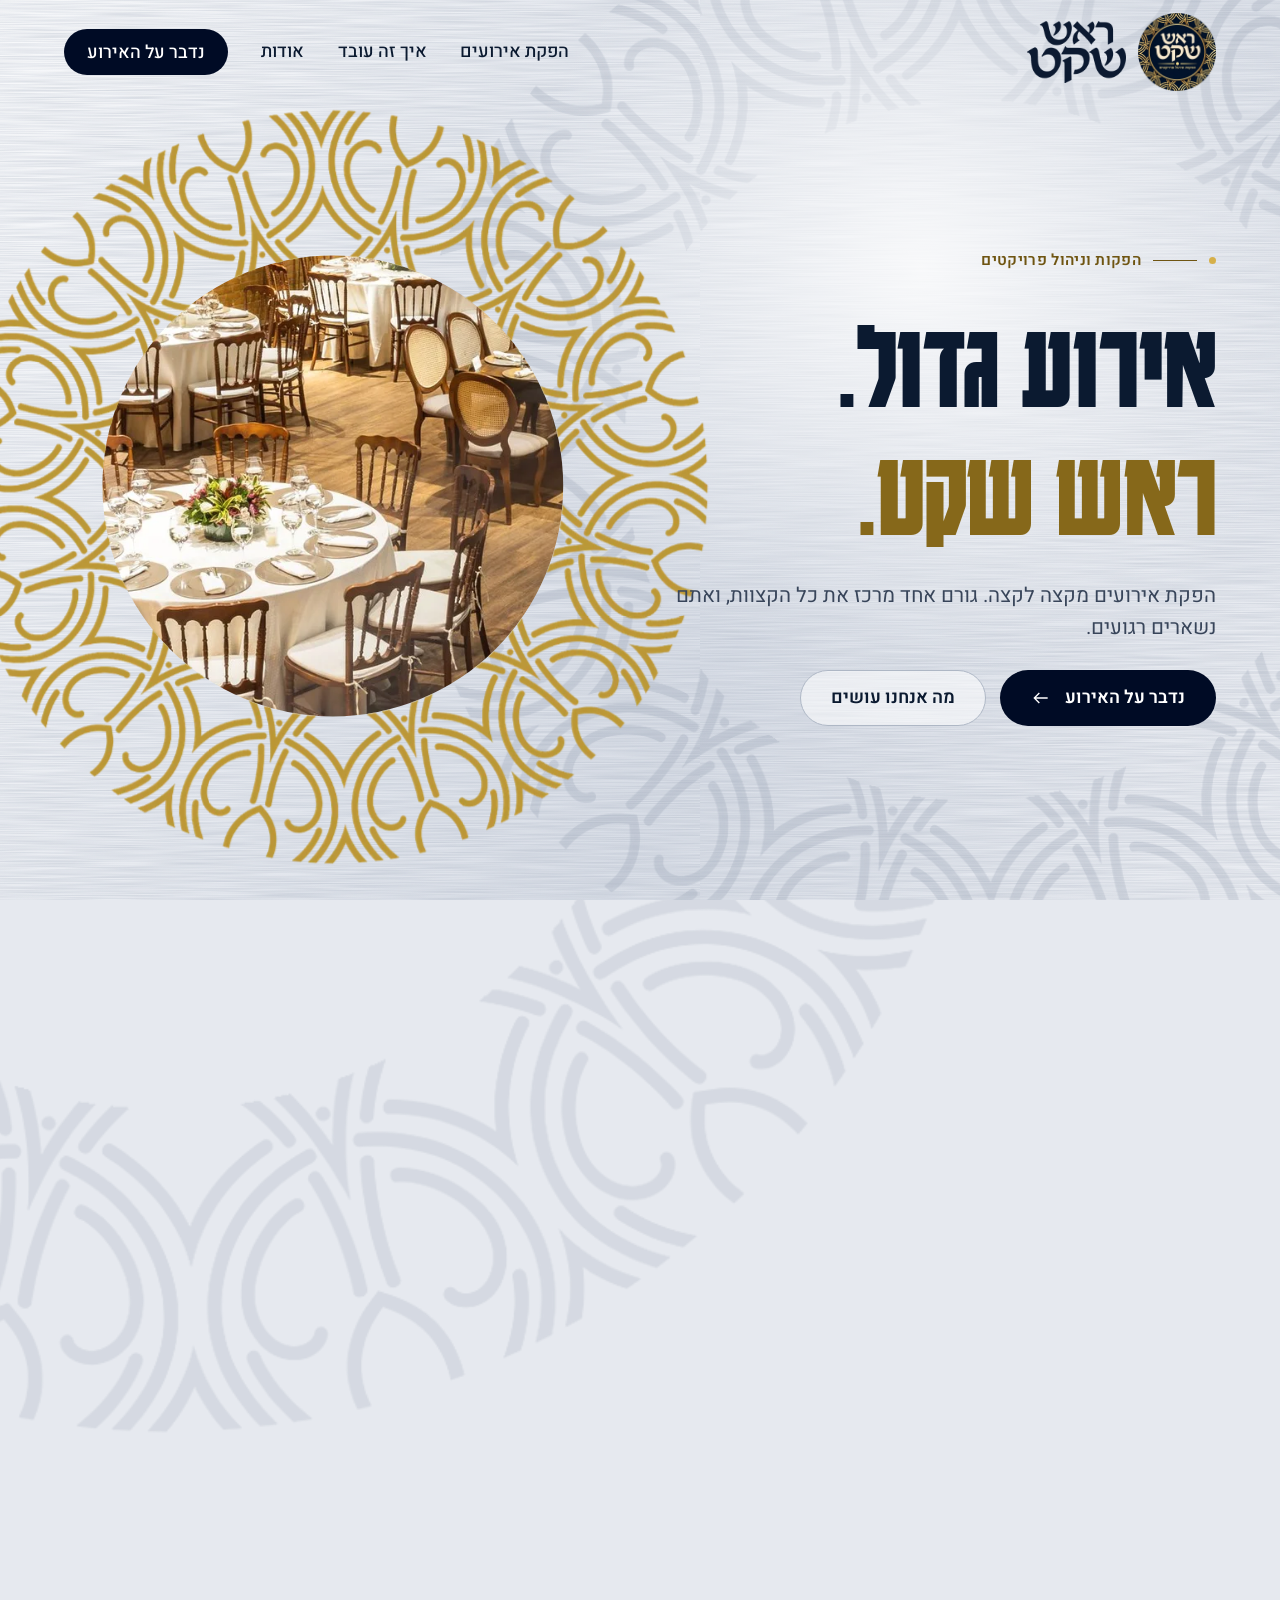
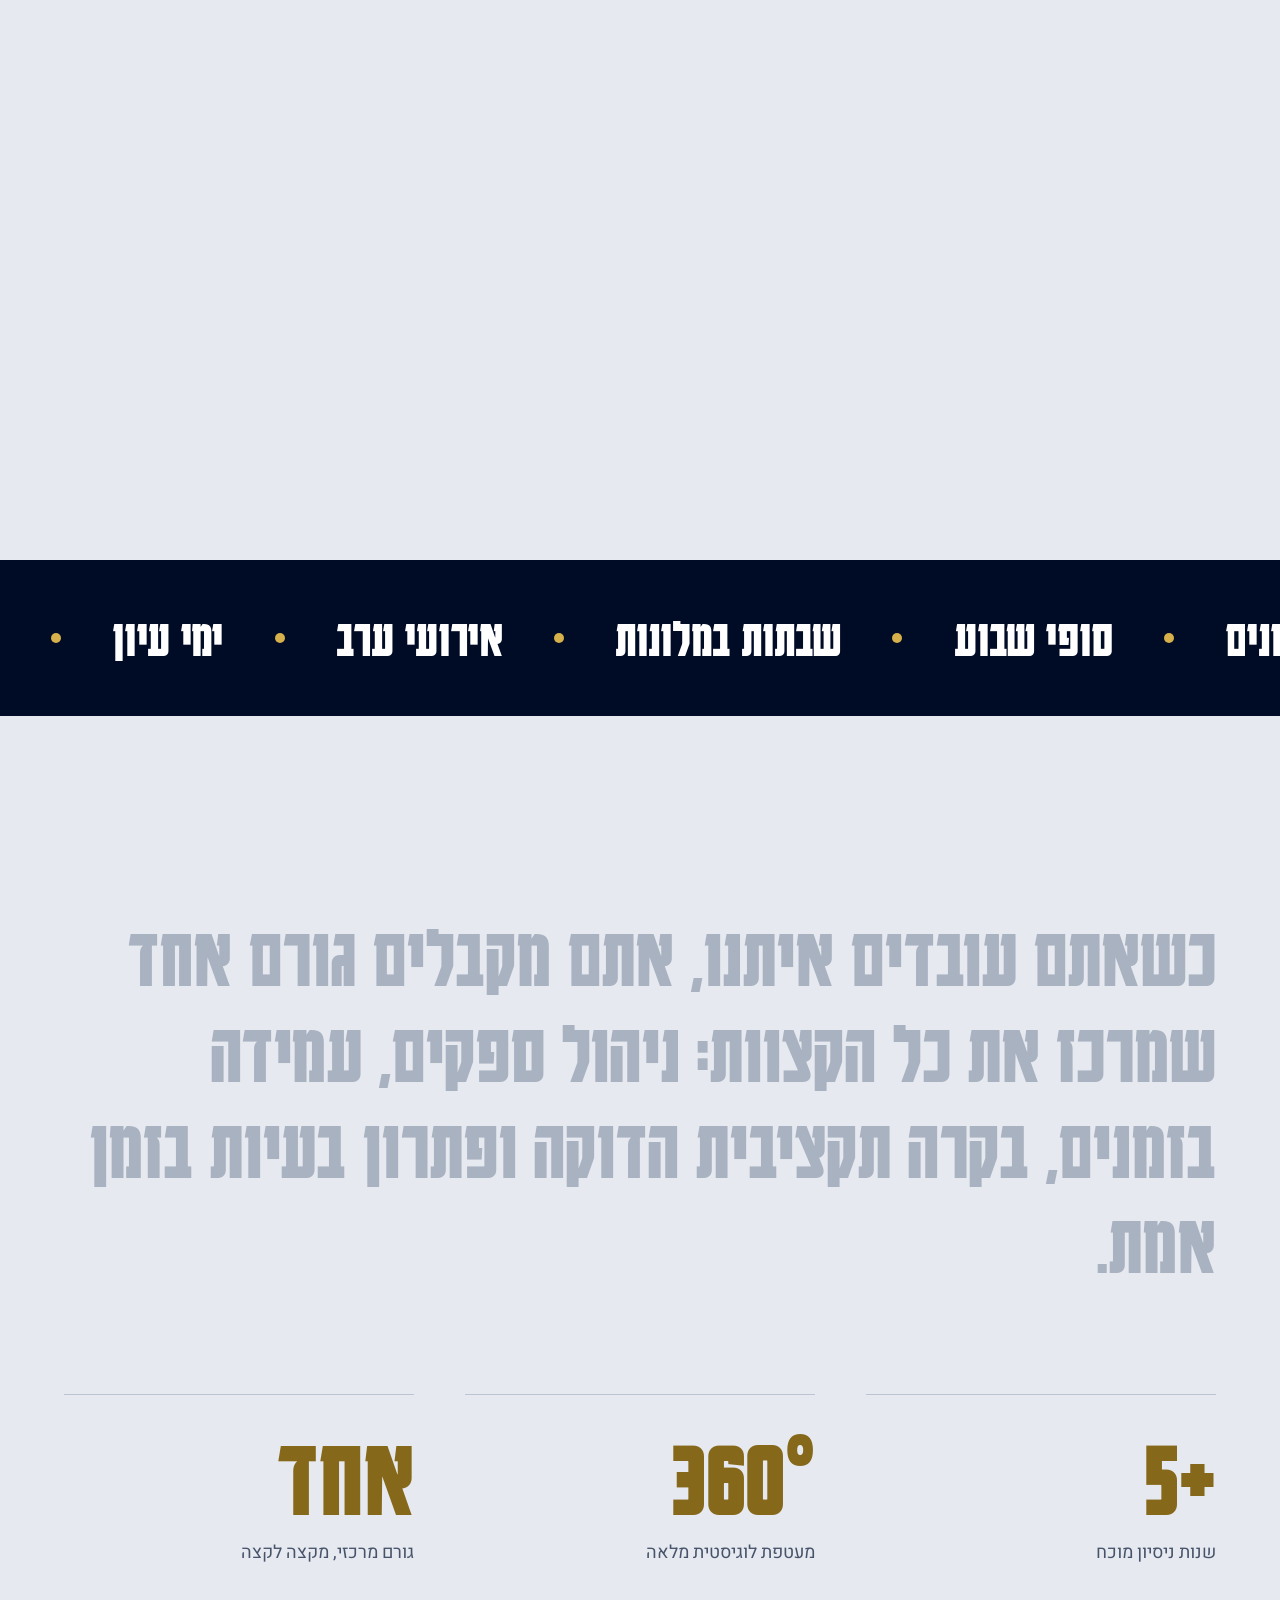
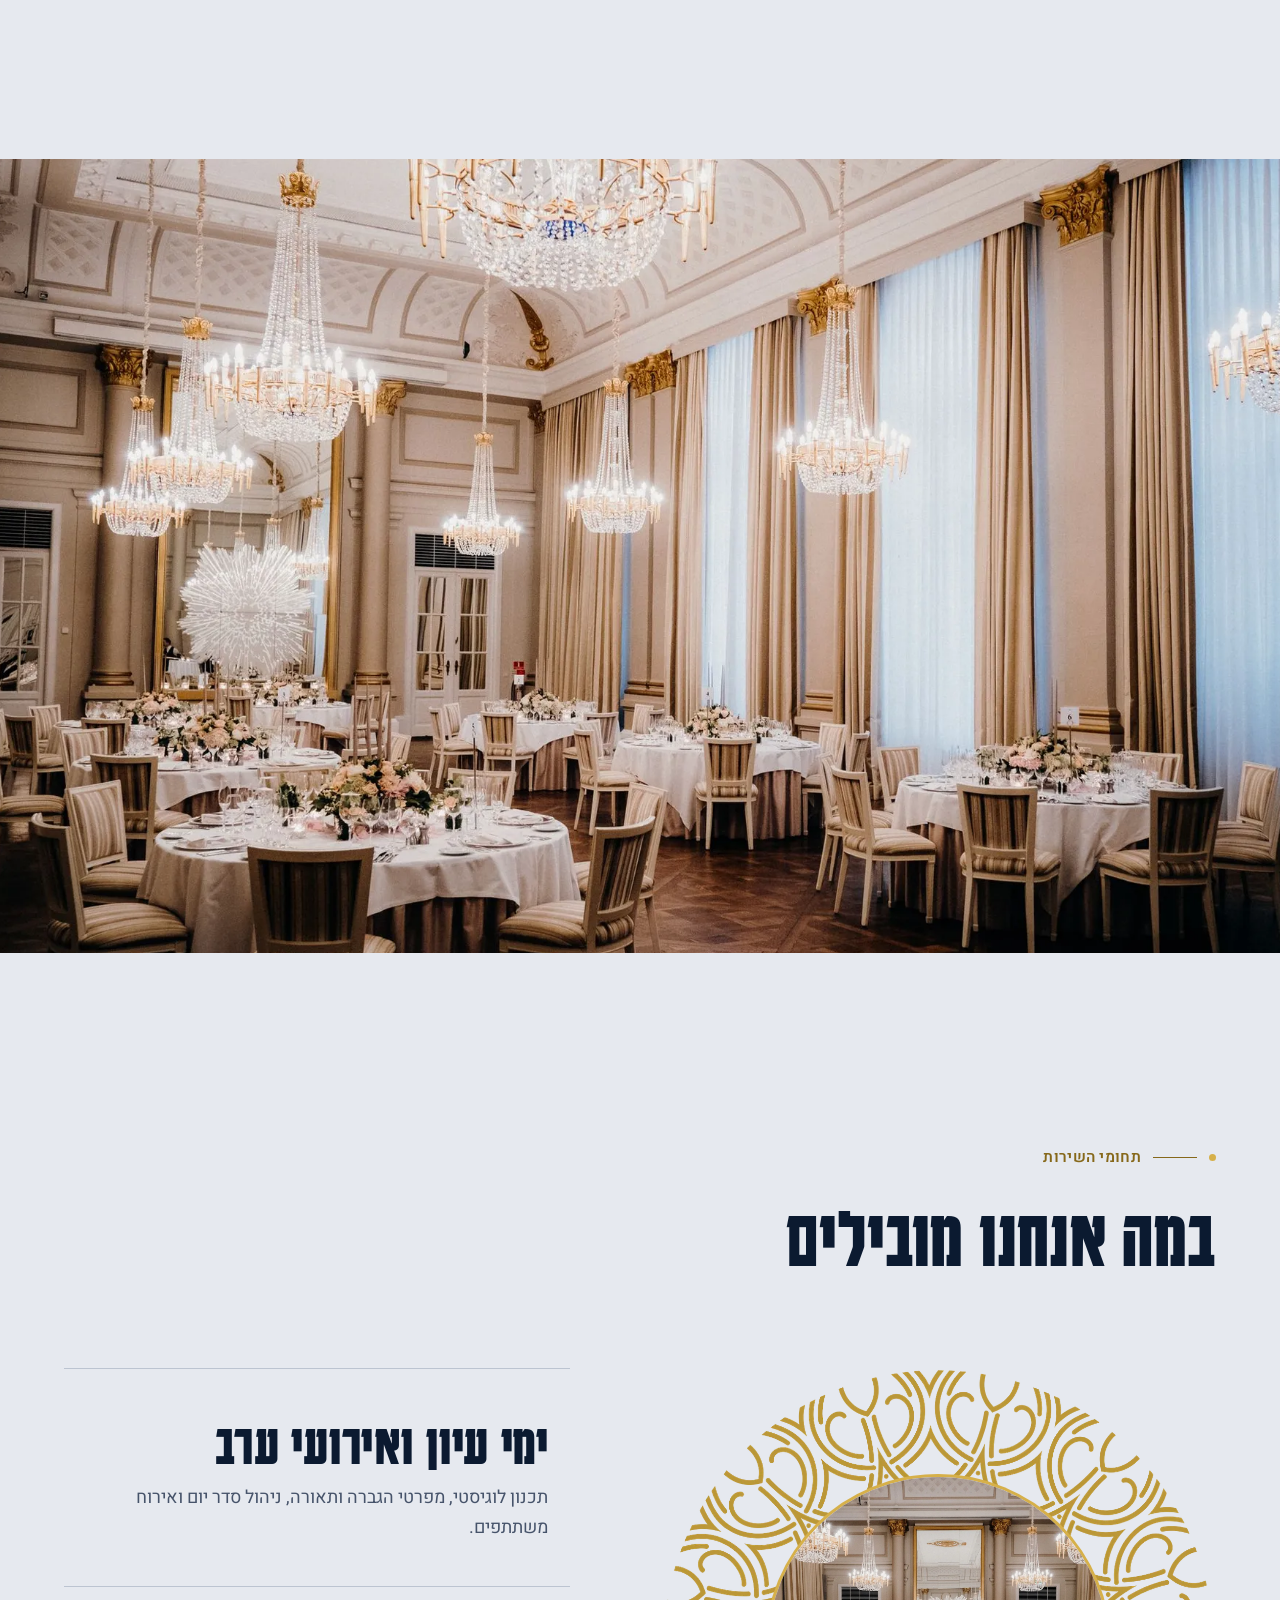
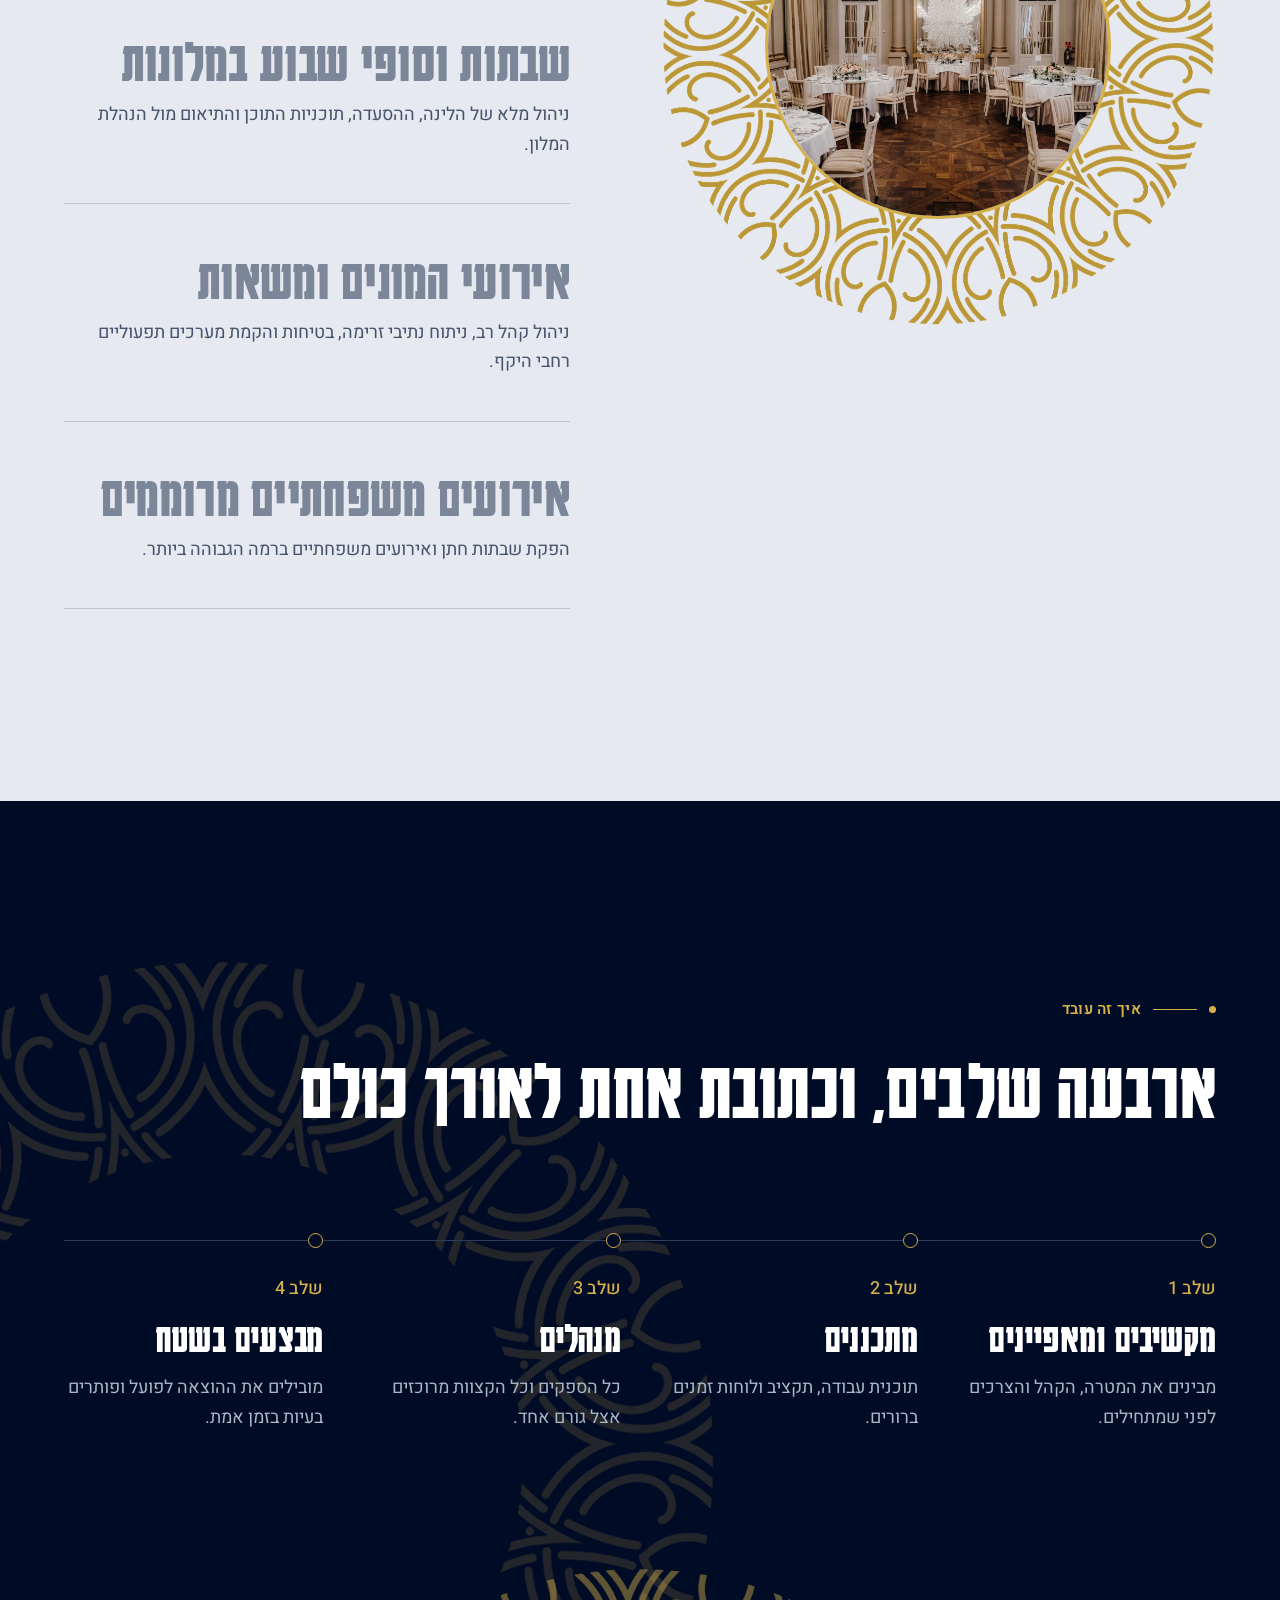
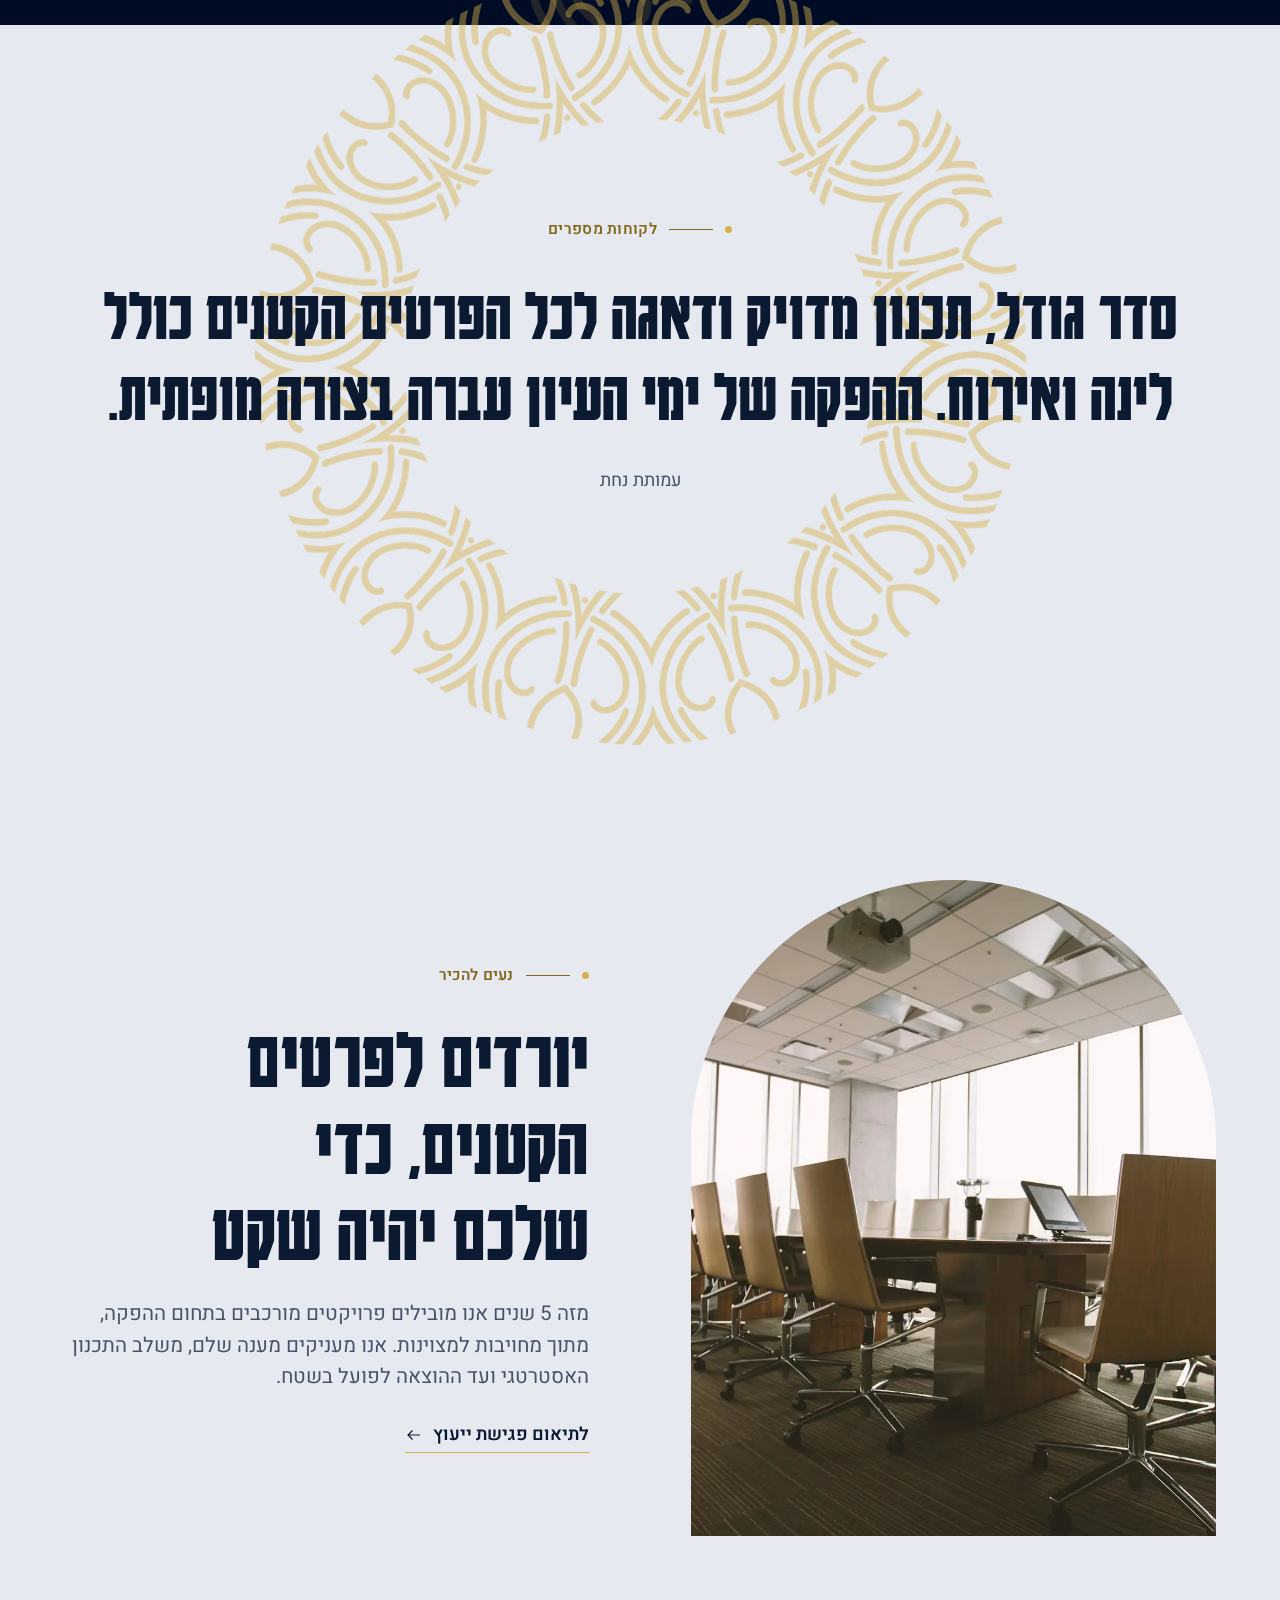
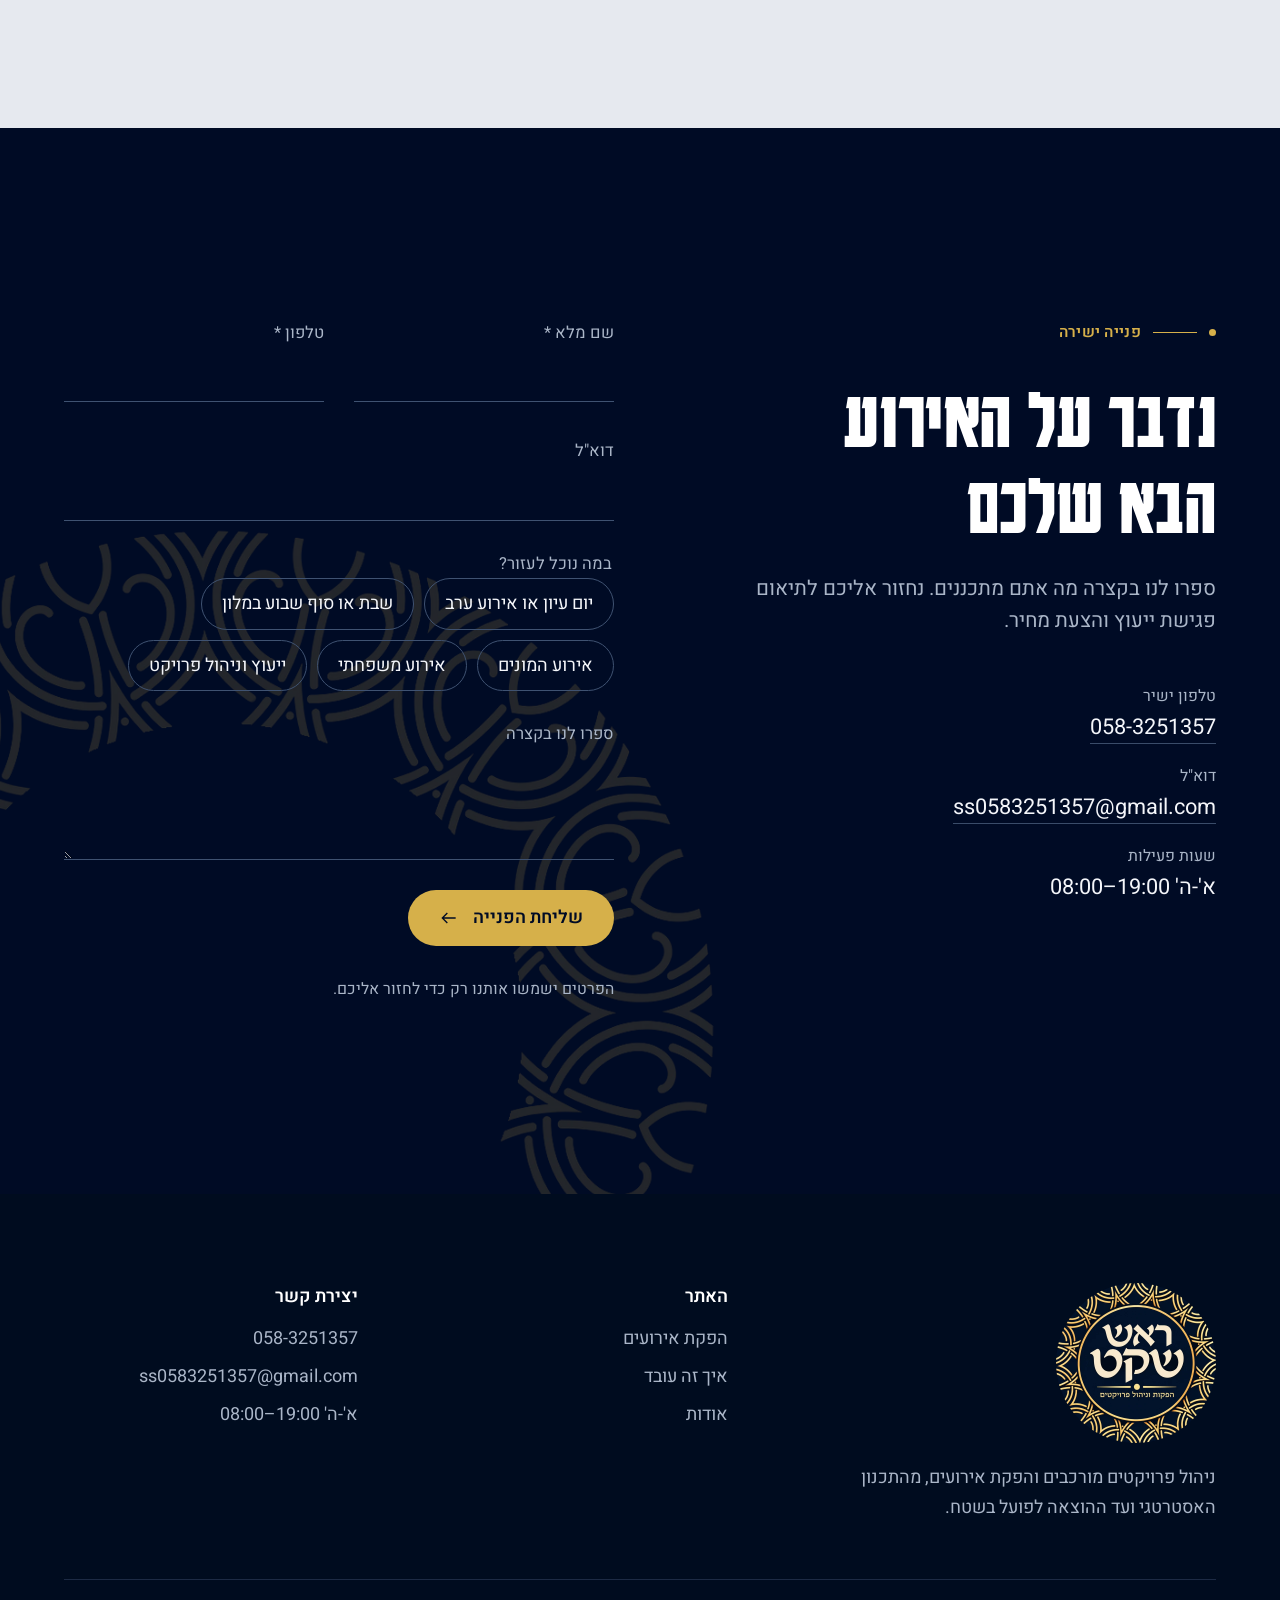
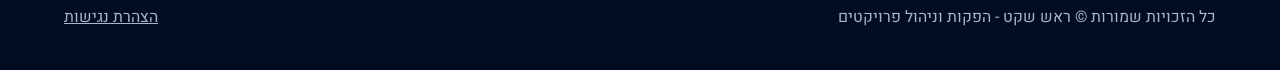
<file: index.html>
<!doctype html>
<html lang="he" dir="rtl">
<head>
<title>ראש שקט | הפקות וניהול פרויקטים</title>
<meta charset="utf-8">
<meta name="viewport" content="width=device-width, initial-scale=1, viewport-fit=cover">
<meta name="claude:viewport-fit-sides" content="cover">
<meta name="description" content="הפקת אירועים, ימי עיון, שבתות מלון, ואירועי המונים מקצה לקצה. גורם אחד שמרכז את כל הקצוות.">
<meta name="theme-color" content="#000b25">
<meta property="og:title" content="ראש שקט | הפקות וניהול פרויקטים">
<meta property="og:description" content="הפקת אירועים, ימי עיון, שבתות מלון, ואירועי המונים מקצה לקצה. גורם אחד שמרכז את כל הקצוות.">
<meta property="og:type" content="website">
<meta property="og:locale" content="he_IL">
<meta property="og:image" content="assets/logo-disc.png">
<link rel="icon" href="assets/favicon.png" type="image/png">
<link rel="apple-touch-icon" href="assets/apple-touch-icon.png">
<link rel="preconnect" href="https://fonts.googleapis.com">
<link rel="preconnect" href="https://fonts.gstatic.com" crossorigin>
<link rel="stylesheet" href="https://fonts.googleapis.com/css2?family=Heebo:wght@300;400;500;600&family=Karantina:wght@400;700&display=swap">
<link rel="stylesheet" href="assets/style.css?v=28">
<script type="application/ld+json">{"@context":"https://schema.org","@type":"ProfessionalService","name":"ראש שקט - הפקות וניהול פרויקטים","telephone":"+972-58-325-1357","email":"ss0583251357@gmail.com","openingHours":"Su-Th 08:00-19:00","areaServed":"IL"}</script>
</head>
<body>
<a class="skip" href="#main">דילוג לתוכן</a>
<header class="site-head">
  <div class="wrap head-in">
    <a class="brand" href="index.html" aria-label="ראש שקט, לעמוד הבית">
      <img src="assets/logo-disc.webp" alt="" width="78" height="78">
      <img class="word" src="assets/wordmark.webp" alt="" width="520" height="324">
    </a>
    <nav class="nav" id="nav" aria-label="ראשי">
      <a href="events.html">הפקת אירועים</a>
      <a href="index.html#process">איך זה עובד</a>
      <a href="index.html#about">אודות</a>
      <a class="btn btn-solid" href="#contact">נדבר על האירוע</a>
    </nav>
    <button class="menu-btn" type="button" aria-label="תפריט" aria-expanded="false" aria-controls="nav"><span></span><span></span></button>
  </div>
</header>
<main id="main">
<section class="hero" aria-label="פתיחה">
  <div class="hero-stick silver">
    <div class="silver-orn" aria-hidden="true"></div>
    <div class="hero-media" aria-hidden="true"><img src="assets/images/hero-hall-open.webp" alt="" width="1920" height="1280" fetchpriority="high"></div>
    <div class="hero-shade" aria-hidden="true"></div>
    <div class="hero-ring" aria-hidden="true"><div class="spin"><img src="assets/ornament.webp" alt="" width="1100" height="1100"></div></div>
    <div class="hero-copy">
      <div class="wrap">
        <div class="in">
          <span class="mark">הפקות וניהול פרויקטים</span>
          <h1 class="h-xl"><span>אירוע גדול.</span><span>ראש שקט.</span></h1>
          <p class="lead">הפקת אירועים מקצה לקצה. גורם אחד מרכז את כל הקצוות, ואתם נשארים רגועים.</p>
          <div class="hero-actions">
            <a class="btn btn-solid" href="#contact">נדבר על האירוע <svg viewBox="0 0 24 24" fill="none" stroke="currentColor" stroke-width="1.6" aria-hidden="true"><path d="M20 12H4M10 6l-6 6 6 6"/></svg></a>
            <a class="btn btn-line" href="#services">מה אנחנו עושים</a>
          </div>
        </div>
      </div>
    </div>
    <div class="hero-after"><div class="wrap"><p>מהתכנון האסטרטגי ועד ההוצאה לפועל בשטח.</p></div></div>
  </div>
</section>

<div class="ticker" aria-label="תחומי העשייה">
  <div class="ticker-track"><ul><li>ימי עיון</li><li>אירועי ערב</li><li>שבתות במלונות</li><li>סופי שבוע</li><li>אירועי המונים</li><li>משאות</li><li>שבתות חתן</li><li>ניהול פרויקטים</li></ul><ul aria-hidden="true"><li>ימי עיון</li><li>אירועי ערב</li><li>שבתות במלונות</li><li>סופי שבוע</li><li>אירועי המונים</li><li>משאות</li><li>שבתות חתן</li><li>ניהול פרויקטים</li></ul></div>
</div>

<section class="section">
  <div class="wrap one">
    <p class="one-text">כשאתם עובדים איתנו, אתם מקבלים גורם אחד שמרכז את כל הקצוות: ניהול ספקים, עמידה בזמנים, בקרה תקציבית הדוקה ופתרון בעיות בזמן אמת.</p>
    <div class="stats" data-reveal>
      <div class="stat"><b dir="ltr" data-count="5" data-suffix="+">5+</b><span>שנות ניסיון מוכח</span></div>
      <div class="stat"><b dir="ltr" data-count="360" data-suffix="°">360°</b><span>מעטפת לוגיסטית מלאה</span></div>
      <div class="stat"><b>אחד</b><span>גורם מרכזי, מקצה לקצה</span></div>
    </div>
  </div>
</section>

<div class="bleed"><img data-parallax src="assets/images/band.webp" alt="אולם עם שולחנות ערוכים" width="1920" height="1280" loading="lazy"></div>

<section class="section" id="services">
  <div class="wrap">
    <div class="svc-head" data-reveal>
      <span class="mark">תחומי השירות</span>
      <h2 class="h-l">במה אנחנו מובילים</h2>
    </div>
    <div class="svc">
      <div class="svc-view" aria-hidden="true">
        <div class="orb">
  <div class="orb-ring" aria-hidden="true"><img src="assets/ornament.webp" alt="" width="1100" height="1100" loading="lazy"></div>
  <div class="orb-photos" data-swap><img class="on" src="assets/images/evening.webp" alt="" loading="lazy"><img class="" src="assets/images/hotel.webp" alt="" loading="lazy"><img class="" src="assets/images/mass.webp" alt="" loading="lazy"><img class="" src="assets/images/family.webp" alt="" loading="lazy"></div>
</div>
      </div>
      <ul class="svc-list">
        <li class="svc-row"><a href="events.html#study"><img src="assets/images/evening.webp" alt="" loading="lazy"><h3>ימי עיון ואירועי ערב</h3><p>תכנון לוגיסטי, מפרטי הגברה ותאורה, ניהול סדר יום ואירוח משתתפים.</p></a></li>
        <li class="svc-row"><a href="events.html#hotels"><img src="assets/images/hotel.webp" alt="" loading="lazy"><h3>שבתות וסופי שבוע במלונות</h3><p>ניהול מלא של הלינה, ההסעדה, תוכניות התוכן והתיאום מול הנהלת המלון.</p></a></li>
        <li class="svc-row"><a href="events.html#mass"><img src="assets/images/mass.webp" alt="" loading="lazy"><h3>אירועי המונים ומשאות</h3><p>ניהול קהל רב, ניתוח נתיבי זרימה, בטיחות והקמת מערכים תפעוליים רחבי היקף.</p></a></li>
        <li class="svc-row"><a href="events.html#family"><img src="assets/images/family.webp" alt="" loading="lazy"><h3>אירועים משפחתיים מרוממים</h3><p>הפקת שבתות חתן ואירועים משפחתיים ברמה הגבוהה ביותר.</p></a></li>
      </ul>
    </div>
  </div>
</section>

<section class="section navy on-navy" id="process">
  <div class="deco" aria-hidden="true"><img src="assets/ornament.webp" alt="" width="1100" height="1100" loading="lazy"></div>
  <div class="wrap" style="position:relative;z-index:1">
    <span class="mark">איך זה עובד</span>
    <h2 class="h-l" style="margin-top:22px;max-width:14em">ארבעה שלבים, וכתובת אחת לאורך כולם</h2>
    <ol class="steps">
      <li class="step"><b>שלב 1</b><h3>מקשיבים ומאפיינים</h3><p>מבינים את המטרה, הקהל והצרכים לפני שמתחילים.</p></li>
      <li class="step"><b>שלב 2</b><h3>מתכננים</h3><p>תוכנית עבודה, תקציב ולוחות זמנים ברורים.</p></li>
      <li class="step"><b>שלב 3</b><h3>מנהלים</h3><p>כל הספקים וכל הקצוות מרוכזים אצל גורם אחד.</p></li>
      <li class="step"><b>שלב 4</b><h3>מבצעים בשטח</h3><p>מובילים את ההוצאה לפועל ופותרים בעיות בזמן אמת.</p></li>
    </ol>
  </div>
</section>

<section class="section" aria-label="המלצה">
  <div class="wrap quote">
    <div class="deco" aria-hidden="true"><img src="assets/ornament.webp" alt="" width="1100" height="1100" loading="lazy"></div>
    <figure data-reveal>
      <span class="mark">לקוחות מספרים</span>
      <blockquote>סדר גודל, תכנון מדויק ודאגה לכל הפרטים הקטנים כולל לינה ואירוח. ההפקה של ימי העיון עברה בצורה מופתית.</blockquote>
      <figcaption>עמותת נחת</figcaption>
    </figure>
  </div>
</section>

<section class="section" id="about">
  <div class="wrap about">
    <div class="arch"><img data-parallax src="assets/images/planning.webp" alt="חדר ישיבות מואר ומסודר" loading="lazy"></div>
    <div class="about-copy" data-reveal>
      <span class="mark">נעים להכיר</span>
      <h2 class="h-l">יורדים לפרטים הקטנים, כדי שלכם יהיה שקט</h2>
      <p class="lead">מזה 5 שנים אנו מובילים פרויקטים מורכבים בתחום ההפקה, מתוך מחויבות למצוינות. אנו מעניקים מענה שלם, משלב התכנון האסטרטגי ועד ההוצאה לפועל בשטח.</p>
      <a class="link" href="#contact">לתיאום פגישת ייעוץ <svg viewBox="0 0 24 24" fill="none" stroke="currentColor" stroke-width="1.6" aria-hidden="true"><path d="M20 12H4M10 6l-6 6 6 6"/></svg></a>
    </div>
  </div>
</section>

<section class="section navy on-navy" id="contact">
  <div class="deco" aria-hidden="true"><img src="assets/ornament.webp" alt="" width="1100" height="1100" loading="lazy"></div>
  <div class="wrap contact">
    <div class="contact-info" data-reveal>
      <span class="mark">פנייה ישירה</span>
      <h2 class="h-l">נדבר על האירוע הבא שלכם</h2>
      <p class="lead">ספרו לנו בקצרה מה אתם מתכננים. נחזור אליכם לתיאום פגישת ייעוץ והצעת מחיר.</p>
      <dl class="ways">
        <div><dt>טלפון ישיר</dt><dd><a href="tel:0583251357">058-3251357</a></dd></div>
        <div><dt>דוא"ל</dt><dd><a href="mailto:ss0583251357@gmail.com">ss0583251357@gmail.com</a></dd></div>
        <div><dt>שעות פעילות</dt><dd>א'-ה' <span dir="ltr">08:00–19:00</span></dd></div>
      </dl>
    </div>
    <div data-reveal>
      <form class="form" id="contact-form" novalidate>
        <div class="two">
          <div class="field"><label for="f-name">שם מלא *</label><input id="f-name" name="name" type="text" autocomplete="name" required><span class="err" role="alert"></span></div>
          <div class="field"><label for="f-phone">טלפון *</label><input id="f-phone" name="phone" type="tel" dir="rtl" autocomplete="tel" required><span class="err" role="alert"></span></div>
        </div>
        <div class="field"><label for="f-email">דוא"ל</label><input id="f-email" name="email" type="email" autocomplete="email"></div>
        <fieldset>
          <legend class="legend">במה נוכל לעזור?</legend>
          <div class="chips">
            <label><input type="radio" name="service" id="s-study" value="יום עיון או אירוע ערב"><span>יום עיון או אירוע ערב</span></label>
            <label><input type="radio" name="service" id="s-hotel" value="שבת או סוף שבוע במלון"><span>שבת או סוף שבוע במלון</span></label>
            <label><input type="radio" name="service" id="s-mass" value="אירוע המונים"><span>אירוע המונים</span></label>
            <label><input type="radio" name="service" id="s-family" value="אירוע משפחתי"><span>אירוע משפחתי</span></label>
            <label><input type="radio" name="service" id="s-consult" value="ייעוץ וניהול פרויקט"><span>ייעוץ וניהול פרויקט</span></label>
          </div>
        </fieldset>
        <div class="field"><label for="f-msg">ספרו לנו בקצרה</label><textarea id="f-msg" name="message" rows="3"></textarea></div>
        <button class="btn btn-gold" type="submit">שליחת הפנייה <svg viewBox="0 0 24 24" fill="none" stroke="currentColor" stroke-width="1.6" aria-hidden="true"><path d="M20 12H4M10 6l-6 6 6 6"/></svg></button>
        <p class="form-note">הפרטים ישמשו אותנו רק כדי לחזור אליכם.</p>
      </form>
      <div class="result" id="form-result" role="status" hidden>
        <h3>עוד צעד אחד כדי שהפנייה תגיע</h3>
        <p>לחצו כאן והפנייה תיפתח כהודעת דוא"ל מוכנה לשליחה. אפשר גם להתקשר: 058-3251357.</p>
        <a class="btn btn-gold" href="#">פתיחת הודעת דוא"ל <svg viewBox="0 0 24 24" fill="none" stroke="currentColor" stroke-width="1.6" aria-hidden="true"><path d="M20 12H4M10 6l-6 6 6 6"/></svg></a>
      </div>
    </div>
  </div>
</section>
</main>
<footer class="foot">
  <div class="wrap">
    <div class="foot-top">
      <div class="foot-brand">
        <img src="assets/logo-disc.webp" alt="לוגו ראש שקט" width="160" height="160" loading="lazy">
        <p>ניהול פרויקטים מורכבים והפקת אירועים, מהתכנון האסטרטגי ועד ההוצאה לפועל בשטח.</p>
      </div>
      <div>
        <h3>האתר</h3>
        <ul>
          <li><a href="events.html">הפקת אירועים</a></li>
          <li><a href="index.html#process">איך זה עובד</a></li>
          <li><a href="index.html#about">אודות</a></li>
        </ul>
      </div>
      <div>
        <h3>יצירת קשר</h3>
        <ul>
          <li><a href="tel:0583251357">058-3251357</a></li>
          <li style="overflow-wrap:anywhere"><a href="mailto:ss0583251357@gmail.com">ss0583251357@gmail.com</a></li>
          <li>א'-ה' <span dir="ltr">08:00–19:00</span></li>
        </ul>
      </div>
    </div>
    <div class="foot-low">
      <span>כל הזכויות שמורות © ראש שקט - הפקות וניהול פרויקטים</span>
      <button class="plain-btn" type="button" data-a11y>הצהרת נגישות</button>
    </div>
  </div>
</footer>
<dialog id="a11y" aria-labelledby="a11y-title">
  <h2 id="a11y-title">הצהרת נגישות</h2>
  <p>אנו ב"ראש שקט - הפקות וניהול פרויקטים" רואים חשיבות עליונה בהפעלת שירות נגיש ושוויוני לכלל הגולשים והלקוחות.</p>
  <ul>
    <li>ניגודיות צבעים לקריאות טובה.</li>
    <li>תמיכה בניווט מקלדת.</li>
    <li>מבנה קוד היררכי וברור.</li>
    <li>התאמה למכשירים ניידים וטאבלטים.</li>
    <li>צמצום תנועה למי שהגדיר זאת במכשיר שלו.</li>
  </ul>
  <p>נתקלתם בקושי? התקשרו אלינו בטלפון 058-3251357 ונשמח לסייע.</p>
  <button class="btn btn-solid" type="button">סגירה</button>
</dialog>
<div class="call-bar">
  <a class="btn btn-line" href="tel:0583251357">חיוג</a>
  <a class="btn btn-solid" href="#contact">השארת פרטים</a>
</div>
<script src="assets/main.js?v=28"></script>
</body>
</html>
</file>
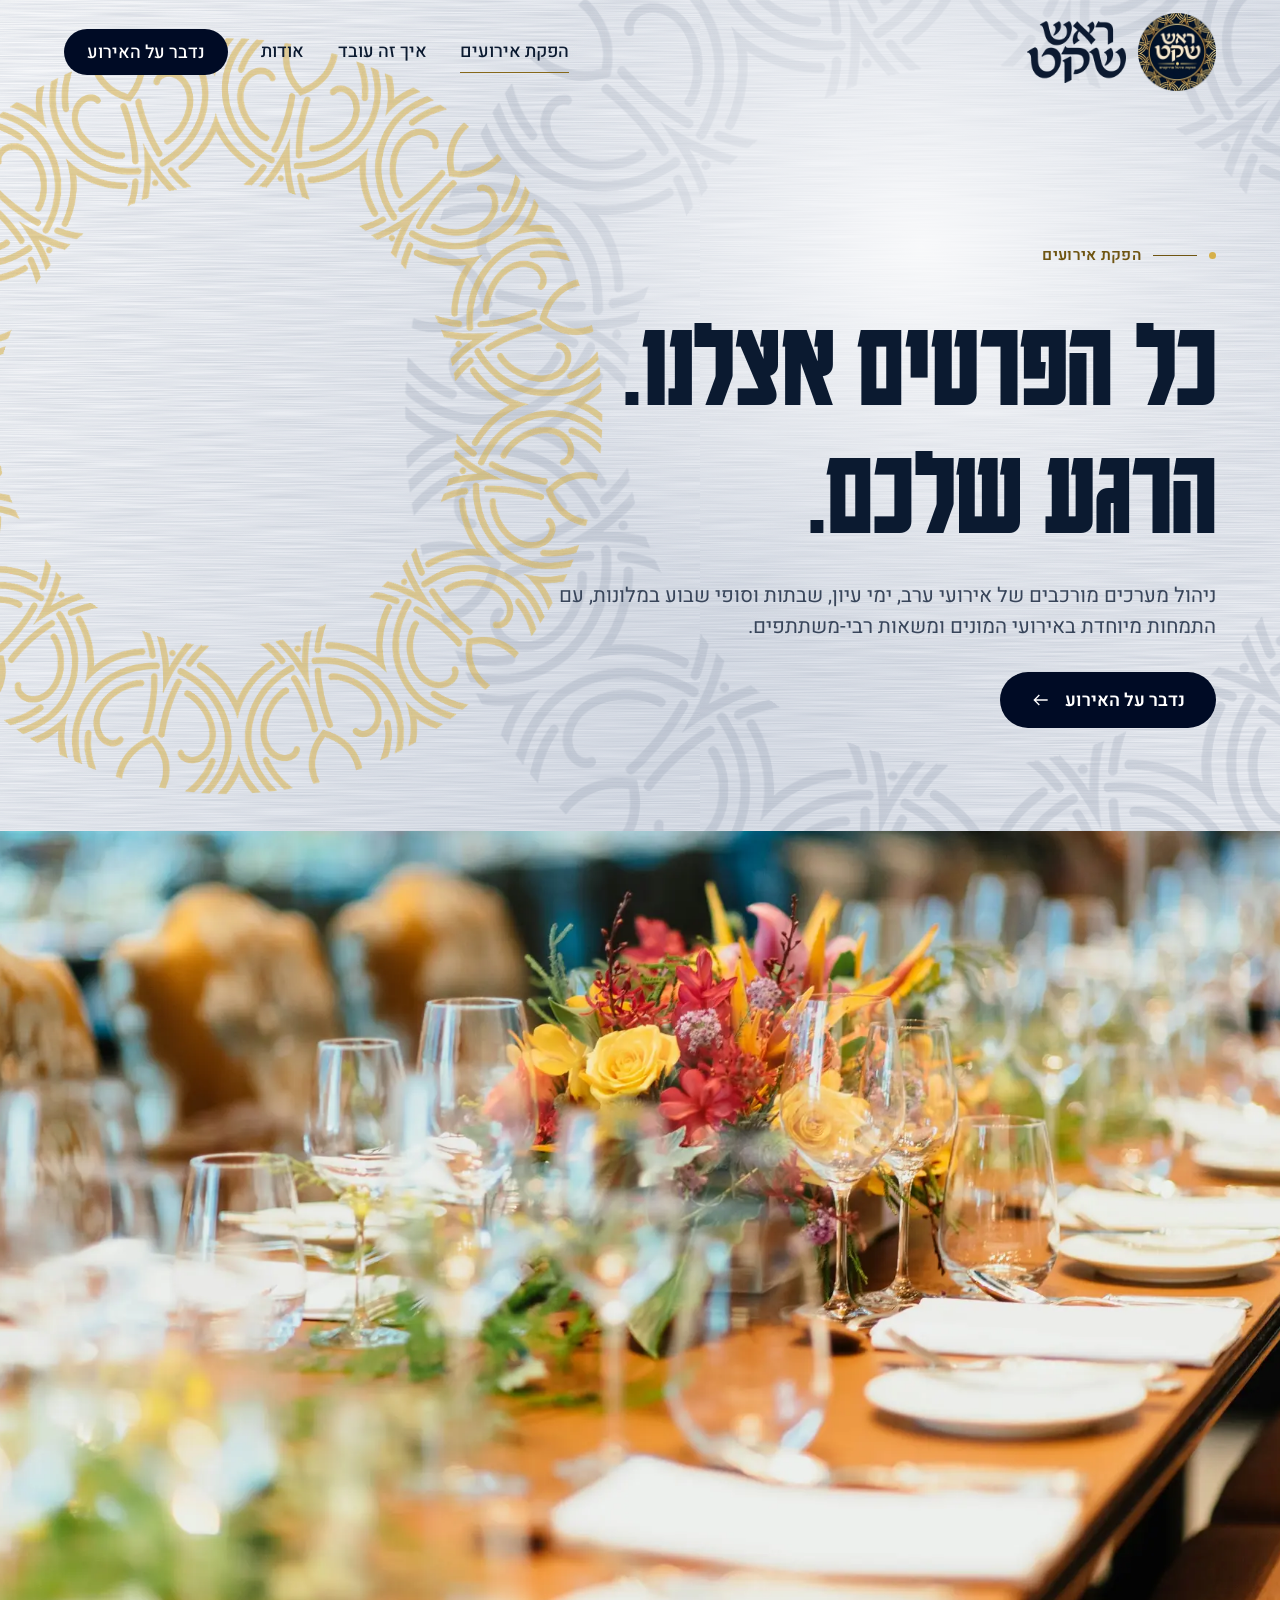
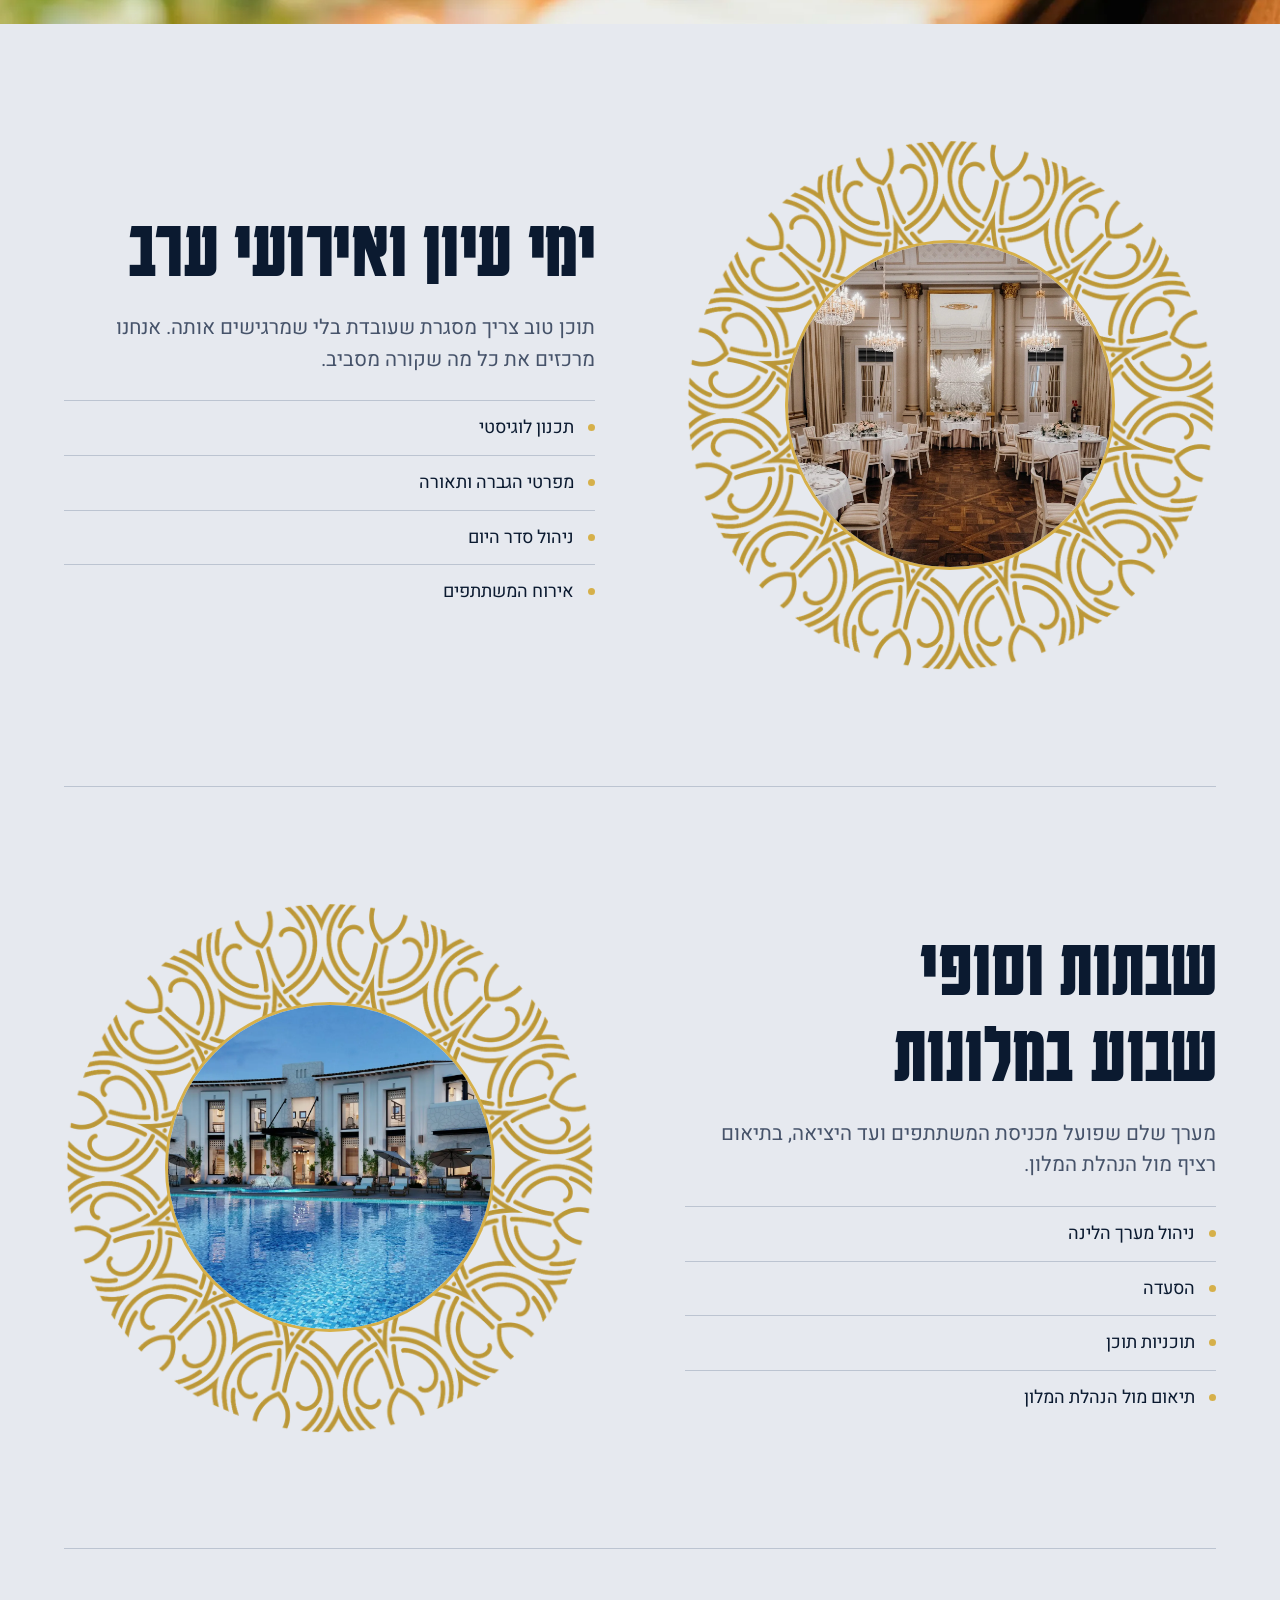
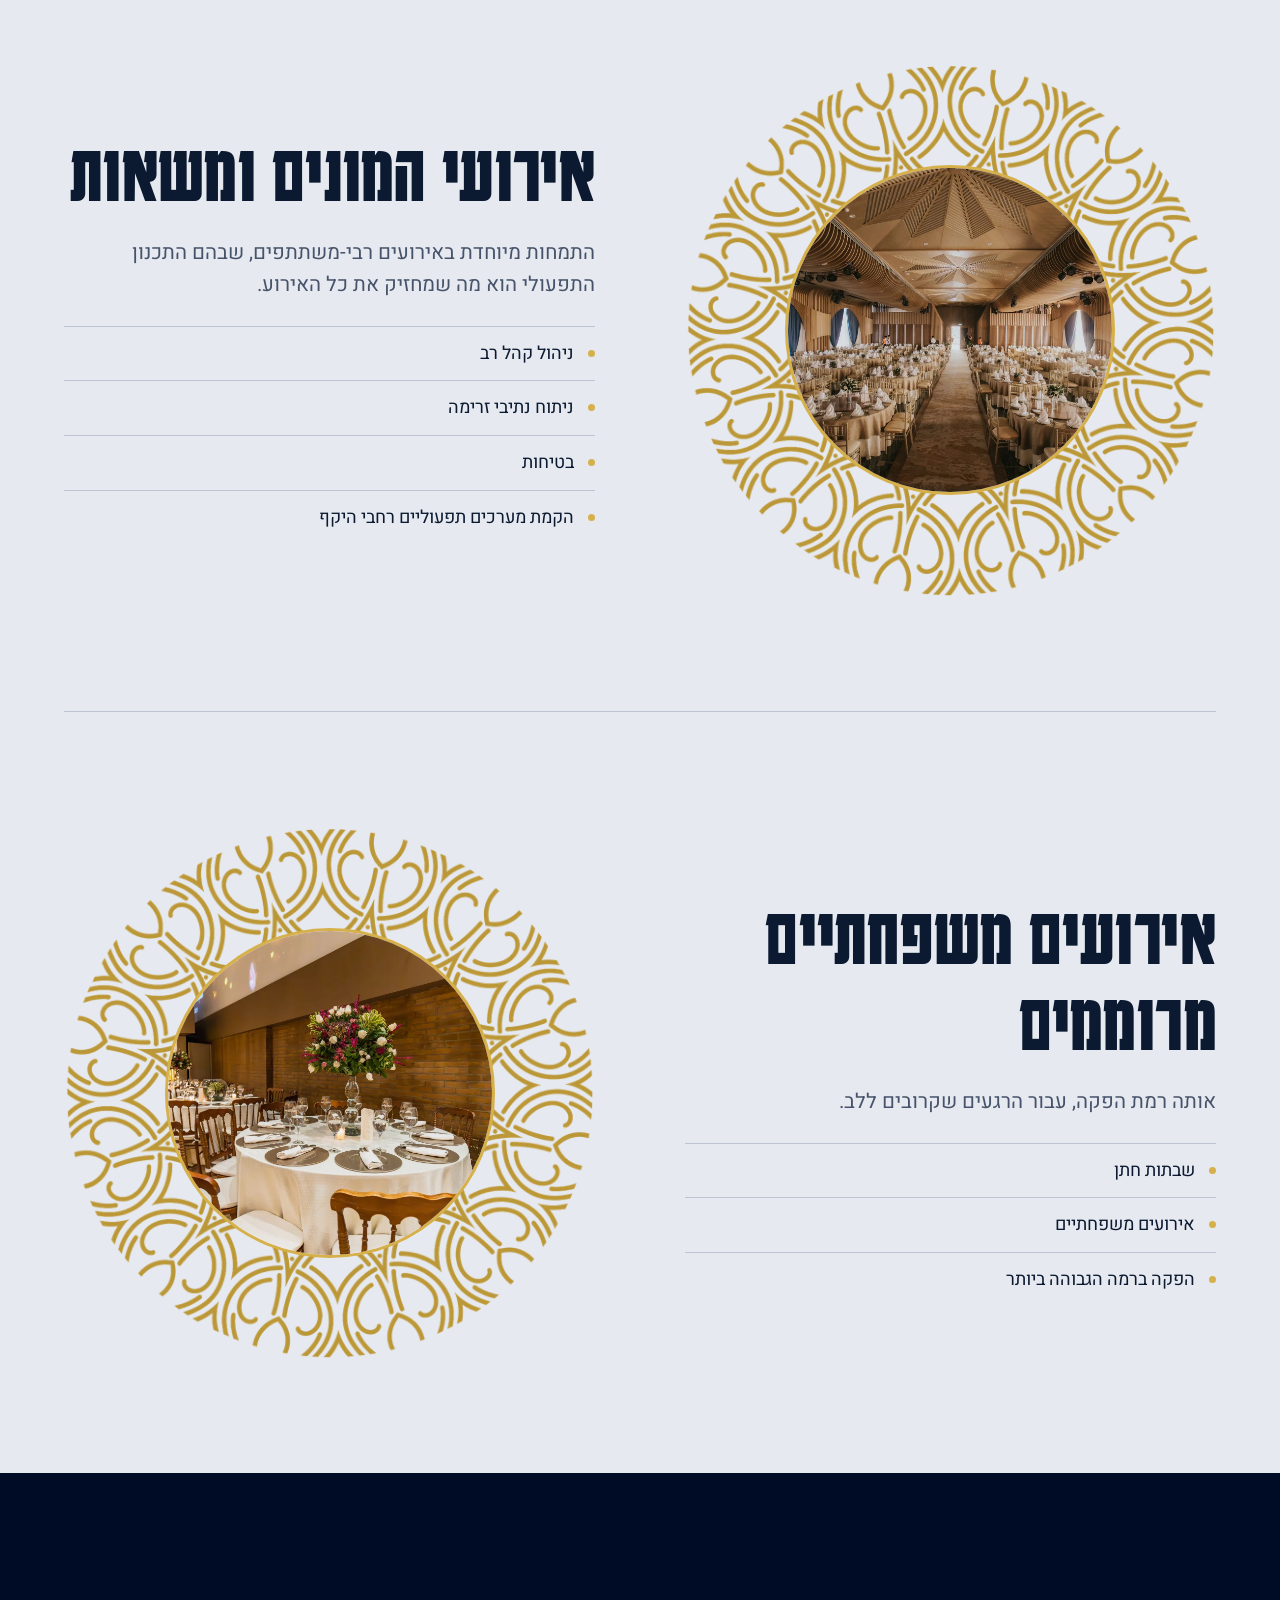
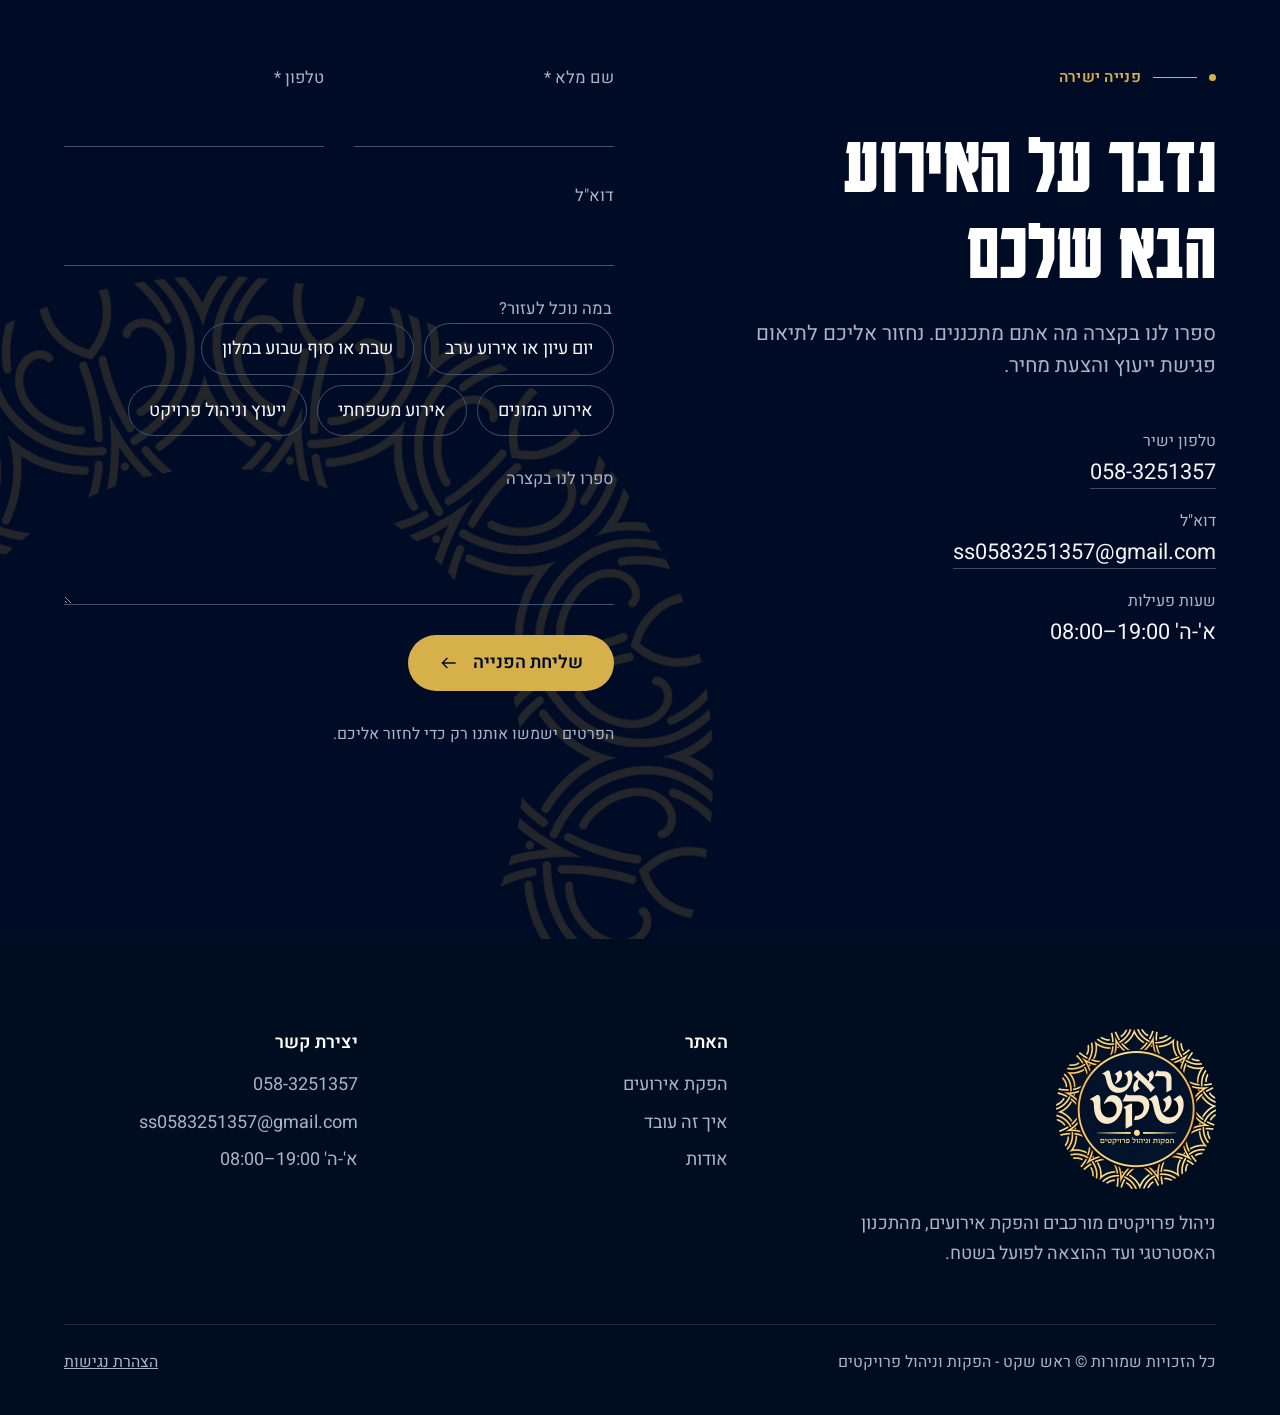
<file: events.html>
<!doctype html>
<html lang="he" dir="rtl">
<head>
<title>הפקת אירועים | ראש שקט</title>
<meta charset="utf-8">
<meta name="viewport" content="width=device-width, initial-scale=1, viewport-fit=cover">
<meta name="claude:viewport-fit-sides" content="cover">
<meta name="description" content="הפקת ימי עיון, אירועי ערב, שבתות וסופי שבוע במלונות, אירועי המונים ומשאות ואירועים משפחתיים. גורם אחד שמרכז הכול.">
<meta name="theme-color" content="#000b25">
<meta property="og:title" content="הפקת אירועים | ראש שקט">
<meta property="og:description" content="הפקת ימי עיון, אירועי ערב, שבתות וסופי שבוע במלונות, אירועי המונים ומשאות ואירועים משפחתיים. גורם אחד שמרכז הכול.">
<meta property="og:type" content="website">
<meta property="og:locale" content="he_IL">
<meta property="og:image" content="assets/logo-disc.png">
<link rel="icon" href="assets/favicon.png" type="image/png">
<link rel="apple-touch-icon" href="assets/apple-touch-icon.png">
<link rel="preconnect" href="https://fonts.googleapis.com">
<link rel="preconnect" href="https://fonts.gstatic.com" crossorigin>
<link rel="stylesheet" href="https://fonts.googleapis.com/css2?family=Heebo:wght@300;400;500;600&family=Karantina:wght@400;700&display=swap">
<link rel="stylesheet" href="assets/style.css?v=28">
<script type="application/ld+json">{"@context":"https://schema.org","@type":"ProfessionalService","name":"ראש שקט - הפקות וניהול פרויקטים","telephone":"+972-58-325-1357","email":"ss0583251357@gmail.com","openingHours":"Su-Th 08:00-19:00","areaServed":"IL"}</script>
</head>
<body>
<a class="skip" href="#main">דילוג לתוכן</a>
<header class="site-head">
  <div class="wrap head-in">
    <a class="brand" href="index.html" aria-label="ראש שקט, לעמוד הבית">
      <img src="assets/logo-disc.webp" alt="" width="78" height="78">
      <img class="word" src="assets/wordmark.webp" alt="" width="520" height="324">
    </a>
    <nav class="nav" id="nav" aria-label="ראשי">
      <a href="events.html" aria-current="page">הפקת אירועים</a>
      <a href="index.html#process">איך זה עובד</a>
      <a href="index.html#about">אודות</a>
      <a class="btn btn-solid" href="#contact">נדבר על האירוע</a>
    </nav>
    <button class="menu-btn" type="button" aria-label="תפריט" aria-expanded="false" aria-controls="nav"><span></span><span></span></button>
  </div>
</header>
<main id="main">
<section class="page-hero silver">
  <div class="silver-orn" aria-hidden="true"></div>
  <div class="deco" aria-hidden="true"><img src="assets/ornament.webp" alt="" width="1100" height="1100"></div>
  <div class="wrap"><div class="in">
    <span class="mark">הפקת אירועים</span>
    <h1 class="h-xl">כל הפרטים אצלנו. הרגע שלכם.</h1>
    <p class="lead">ניהול מערכים מורכבים של אירועי ערב, ימי עיון, שבתות וסופי שבוע במלונות, עם התמחות מיוחדת באירועי המונים ומשאות רבי-משתתפים.</p>
    <a class="btn btn-solid" href="#contact">נדבר על האירוע <svg viewBox="0 0 24 24" fill="none" stroke="currentColor" stroke-width="1.6" aria-hidden="true"><path d="M20 12H4M10 6l-6 6 6 6"/></svg></a>
  </div></div>
</section>
<div class="bleed"><img data-parallax src="assets/images/feast.webp" alt="שולחן אירוע ערוך ומעוצב" width="1920" height="1280"></div>
<section><div class="wrap">
    <article class="chapter" id="study">
      <div class="chapter-media" data-reveal><div class="orb">
  <div class="orb-ring" aria-hidden="true"><img src="assets/ornament.webp" alt="" width="1100" height="1100" loading="lazy"></div>
  <div class="orb-photos"><img class="on" src="assets/images/evening.webp" alt="אולם כנסים ערוך" loading="lazy"></div>
</div></div>
      <div class="chapter-copy" data-reveal>
        <h2 class="h-l">ימי עיון ואירועי ערב</h2>
        <p class="lead">תוכן טוב צריך מסגרת שעובדת בלי שמרגישים אותה. אנחנו מרכזים את כל מה שקורה מסביב.</p>
        <ul class="ticks"><li>תכנון לוגיסטי</li><li>מפרטי הגברה ותאורה</li><li>ניהול סדר היום</li><li>אירוח המשתתפים</li></ul>
      </div>
    </article>
    <article class="chapter" id="hotels">
      <div class="chapter-media" data-reveal><div class="orb">
  <div class="orb-ring" aria-hidden="true"><img src="assets/ornament.webp" alt="" width="1100" height="1100" loading="lazy"></div>
  <div class="orb-photos"><img class="on" src="assets/images/hotel.webp" alt="מלון בשעת ערב" loading="lazy"></div>
</div></div>
      <div class="chapter-copy" data-reveal>
        <h2 class="h-l">שבתות וסופי שבוע במלונות</h2>
        <p class="lead">מערך שלם שפועל מכניסת המשתתפים ועד היציאה, בתיאום רציף מול הנהלת המלון.</p>
        <ul class="ticks"><li>ניהול מערך הלינה</li><li>הסעדה</li><li>תוכניות תוכן</li><li>תיאום מול הנהלת המלון</li></ul>
      </div>
    </article>
    <article class="chapter" id="mass">
      <div class="chapter-media" data-reveal><div class="orb">
  <div class="orb-ring" aria-hidden="true"><img src="assets/ornament.webp" alt="" width="1100" height="1100" loading="lazy"></div>
  <div class="orb-photos"><img class="on" src="assets/images/mass.webp" alt="במה מוארת באלומות אור" loading="lazy"></div>
</div></div>
      <div class="chapter-copy" data-reveal>
        <h2 class="h-l">אירועי המונים ומשאות</h2>
        <p class="lead">התמחות מיוחדת באירועים רבי-משתתפים, שבהם התכנון התפעולי הוא מה שמחזיק את כל האירוע.</p>
        <ul class="ticks"><li>ניהול קהל רב</li><li>ניתוח נתיבי זרימה</li><li>בטיחות</li><li>הקמת מערכים תפעוליים רחבי היקף</li></ul>
      </div>
    </article>
    <article class="chapter" id="family">
      <div class="chapter-media" data-reveal><div class="orb">
  <div class="orb-ring" aria-hidden="true"><img src="assets/ornament.webp" alt="" width="1100" height="1100" loading="lazy"></div>
  <div class="orb-photos"><img class="on" src="assets/images/family.webp" alt="שולחן אירוע ערוך" loading="lazy"></div>
</div></div>
      <div class="chapter-copy" data-reveal>
        <h2 class="h-l">אירועים משפחתיים מרוממים</h2>
        <p class="lead">אותה רמת הפקה, עבור הרגעים שקרובים ללב.</p>
        <ul class="ticks"><li>שבתות חתן</li><li>אירועים משפחתיים</li><li>הפקה ברמה הגבוהה ביותר</li></ul>
      </div>
    </article>
</div></section>
<section class="section navy on-navy" id="contact">
  <div class="deco" aria-hidden="true"><img src="assets/ornament.webp" alt="" width="1100" height="1100" loading="lazy"></div>
  <div class="wrap contact">
    <div class="contact-info" data-reveal>
      <span class="mark">פנייה ישירה</span>
      <h2 class="h-l">נדבר על האירוע הבא שלכם</h2>
      <p class="lead">ספרו לנו בקצרה מה אתם מתכננים. נחזור אליכם לתיאום פגישת ייעוץ והצעת מחיר.</p>
      <dl class="ways">
        <div><dt>טלפון ישיר</dt><dd><a href="tel:0583251357">058-3251357</a></dd></div>
        <div><dt>דוא"ל</dt><dd><a href="mailto:ss0583251357@gmail.com">ss0583251357@gmail.com</a></dd></div>
        <div><dt>שעות פעילות</dt><dd>א'-ה' <span dir="ltr">08:00–19:00</span></dd></div>
      </dl>
    </div>
    <div data-reveal>
      <form class="form" id="contact-form" novalidate>
        <div class="two">
          <div class="field"><label for="f-name">שם מלא *</label><input id="f-name" name="name" type="text" autocomplete="name" required><span class="err" role="alert"></span></div>
          <div class="field"><label for="f-phone">טלפון *</label><input id="f-phone" name="phone" type="tel" dir="rtl" autocomplete="tel" required><span class="err" role="alert"></span></div>
        </div>
        <div class="field"><label for="f-email">דוא"ל</label><input id="f-email" name="email" type="email" autocomplete="email"></div>
        <fieldset>
          <legend class="legend">במה נוכל לעזור?</legend>
          <div class="chips">
            <label><input type="radio" name="service" id="s-study" value="יום עיון או אירוע ערב"><span>יום עיון או אירוע ערב</span></label>
            <label><input type="radio" name="service" id="s-hotel" value="שבת או סוף שבוע במלון"><span>שבת או סוף שבוע במלון</span></label>
            <label><input type="radio" name="service" id="s-mass" value="אירוע המונים"><span>אירוע המונים</span></label>
            <label><input type="radio" name="service" id="s-family" value="אירוע משפחתי"><span>אירוע משפחתי</span></label>
            <label><input type="radio" name="service" id="s-consult" value="ייעוץ וניהול פרויקט"><span>ייעוץ וניהול פרויקט</span></label>
          </div>
        </fieldset>
        <div class="field"><label for="f-msg">ספרו לנו בקצרה</label><textarea id="f-msg" name="message" rows="3"></textarea></div>
        <button class="btn btn-gold" type="submit">שליחת הפנייה <svg viewBox="0 0 24 24" fill="none" stroke="currentColor" stroke-width="1.6" aria-hidden="true"><path d="M20 12H4M10 6l-6 6 6 6"/></svg></button>
        <p class="form-note">הפרטים ישמשו אותנו רק כדי לחזור אליכם.</p>
      </form>
      <div class="result" id="form-result" role="status" hidden>
        <h3>עוד צעד אחד כדי שהפנייה תגיע</h3>
        <p>לחצו כאן והפנייה תיפתח כהודעת דוא"ל מוכנה לשליחה. אפשר גם להתקשר: 058-3251357.</p>
        <a class="btn btn-gold" href="#">פתיחת הודעת דוא"ל <svg viewBox="0 0 24 24" fill="none" stroke="currentColor" stroke-width="1.6" aria-hidden="true"><path d="M20 12H4M10 6l-6 6 6 6"/></svg></a>
      </div>
    </div>
  </div>
</section>
</main>
<footer class="foot">
  <div class="wrap">
    <div class="foot-top">
      <div class="foot-brand">
        <img src="assets/logo-disc.webp" alt="לוגו ראש שקט" width="160" height="160" loading="lazy">
        <p>ניהול פרויקטים מורכבים והפקת אירועים, מהתכנון האסטרטגי ועד ההוצאה לפועל בשטח.</p>
      </div>
      <div>
        <h3>האתר</h3>
        <ul>
          <li><a href="events.html">הפקת אירועים</a></li>
          <li><a href="index.html#process">איך זה עובד</a></li>
          <li><a href="index.html#about">אודות</a></li>
        </ul>
      </div>
      <div>
        <h3>יצירת קשר</h3>
        <ul>
          <li><a href="tel:0583251357">058-3251357</a></li>
          <li style="overflow-wrap:anywhere"><a href="mailto:ss0583251357@gmail.com">ss0583251357@gmail.com</a></li>
          <li>א'-ה' <span dir="ltr">08:00–19:00</span></li>
        </ul>
      </div>
    </div>
    <div class="foot-low">
      <span>כל הזכויות שמורות © ראש שקט - הפקות וניהול פרויקטים</span>
      <button class="plain-btn" type="button" data-a11y>הצהרת נגישות</button>
    </div>
  </div>
</footer>
<dialog id="a11y" aria-labelledby="a11y-title">
  <h2 id="a11y-title">הצהרת נגישות</h2>
  <p>אנו ב"ראש שקט - הפקות וניהול פרויקטים" רואים חשיבות עליונה בהפעלת שירות נגיש ושוויוני לכלל הגולשים והלקוחות.</p>
  <ul>
    <li>ניגודיות צבעים לקריאות טובה.</li>
    <li>תמיכה בניווט מקלדת.</li>
    <li>מבנה קוד היררכי וברור.</li>
    <li>התאמה למכשירים ניידים וטאבלטים.</li>
    <li>צמצום תנועה למי שהגדיר זאת במכשיר שלו.</li>
  </ul>
  <p>נתקלתם בקושי? התקשרו אלינו בטלפון 058-3251357 ונשמח לסייע.</p>
  <button class="btn btn-solid" type="button">סגירה</button>
</dialog>
<div class="call-bar">
  <a class="btn btn-line" href="tel:0583251357">חיוג</a>
  <a class="btn btn-solid" href="#contact">השארת פרטים</a>
</div>
<script src="assets/main.js?v=28"></script>
</body>
</html>
</file>
<file: assets/style.css>
/* Airy white pages with navy pauses. The logo's ring, circle and line-dot-line carry the identity. */
:root {
  --navy: #000b25;
  --navy-2: #0a2144;
  --gold: #d6b04a;
  --gold-deep: #86681a;
  --paper: #ffffff;
  --mist: #f3f5f8;
  --ink: #0b1a30;
  --muted: #46536a;
  --line: #bcc4d1;
  --silver: #e6e9ef;
  --grain: url("data:image/svg+xml,%3Csvg xmlns='http://www.w3.org/2000/svg' width='700' height='700'%3E%3Cfilter id='b'%3E%3CfeTurbulence type='fractalNoise' baseFrequency='.012 .85' numOctaves='2' seed='4'/%3E%3CfeColorMatrix values='0 0 0 0 .32 0 0 0 0 .37 0 0 0 0 .46 0 0 0 .5 -.12'/%3E%3C/filter%3E%3Crect width='700' height='700' filter='url(%23b)'/%3E%3C/svg%3E");
  --on-navy: #f4f6fa;
  --on-navy-muted: #aab6c8;
  --display: "Karantina", "Heebo", "Arial Narrow", sans-serif;
  --body: "Heebo", "Segoe UI", Arial, sans-serif;
  --gutter: clamp(20px, 5vw, 80px);
  --section: clamp(96px, 15vw, 220px);
  --ease: cubic-bezier(.2, .7, .2, 1);
  color-scheme: light;
}

*, *::before, *::after { box-sizing: border-box; }
html { scroll-behavior: smooth; -webkit-text-size-adjust: 100%; overflow-x: hidden; overflow-x: clip; }
body {
  margin: 0;
  color: var(--ink);
  font-family: var(--body);
  font-size: clamp(18px, 1.25vw, 20px);
  line-height: 1.65;
  overflow-x: clip;
}
[hidden] { display: none !important; }
/* One brushed silver surface behind the whole site: light bands and the logo's ornament drift with the scroll */
html { background: var(--silver); }
body::before { content: ""; position: fixed; inset: 0; z-index: -2; background: var(--grain), linear-gradient(118deg, #f8f9fb 0%, #d3d9e3 24%, #f5f6f9 46%, #c6cdd9 68%, #f2f4f7 86%, #d9dee7 100%); background-size: 700px 700px, 100% 240vh; background-position: 0 0, 0 calc(var(--sy, 0px) * -.35); }
body::after { content: ""; position: fixed; z-index: -1; width: 130vmax; aspect-ratio: 1; left: -52vmax; top: -18vmax; background: #66748c; opacity: .13; -webkit-mask: url(ornament.webp) center / 100% 100% no-repeat; mask: url(ornament.webp) center / 100% 100% no-repeat; transform: translateY(calc(var(--sy, 0px) * -.04)); pointer-events: none; }
img { display: block; max-width: 100%; height: auto; }
a { color: inherit; }
h1, h2, h3, p, ul, ol, figure, blockquote { margin: 0; padding: 0; }
ul, ol { list-style: none; }
h1, h2, h3 { font-family: var(--display); font-weight: 700; line-height: 1.02; letter-spacing: .005em; text-wrap: balance; }
:focus-visible { outline: 3px solid var(--gold); outline-offset: 3px; border-radius: 4px; }
[id] { scroll-margin-top: 110px; }

.wrap { padding-inline: max(var(--gutter), env(safe-area-inset-left, 0px)) max(var(--gutter), env(safe-area-inset-right, 0px)); max-width: 1680px; margin-inline: auto; }
.skip { position: fixed; top: -80px; right: 16px; z-index: 100; background: var(--navy); color: #fff; padding: 12px 20px; border-radius: 8px; }
.skip:focus { top: 12px; }
.section { padding-block: var(--section); }

/* The logo's line-dot-line */
.mark { display: inline-flex; align-items: center; gap: 12px; color: var(--gold-deep); font-size: .86em; font-weight: 600; letter-spacing: .02em; }
.mark::before { content: ""; width: 44px; height: 1px; background: currentColor; transform-origin: right; }
.mark::after { content: ""; width: 7px; height: 7px; border-radius: 50%; background: var(--gold); order: -1; }
.on-navy .mark { color: var(--gold); }

.h-xl { font-size: clamp(72px, 9.8vw, 164px); letter-spacing: -.01em; }
.h-l { font-size: clamp(48px, 6.6vw, 106px); }
.h-m { font-size: clamp(36px, 3.9vw, 60px); }
.lead { font-size: clamp(20px, 1.6vw, 26px); line-height: 1.55; color: var(--muted); max-width: 34em; }
.on-navy .lead { color: var(--on-navy-muted); }

/* Buttons */
.btn { display: inline-flex; align-items: center; gap: 14px; min-height: 56px; padding: 12px 30px; border-radius: 999px; border: 1px solid transparent; font: 600 1em var(--body); text-decoration: none; cursor: pointer; transition: background .35s var(--ease), color .35s var(--ease), border-color .35s var(--ease); }
.btn svg { width: 20px; height: 20px; transition: transform .35s var(--ease); }
.btn:hover svg { transform: translateX(-6px); }
.btn-solid { background: var(--navy); color: #fff; }
.btn-solid:hover { background: var(--navy-2); }
.btn-gold { background: var(--gold); color: var(--navy); }
.btn-gold:hover { background: #e4c263; }
.btn-line { border-color: var(--line); color: var(--ink); }
.btn-line:hover { border-color: var(--ink); }
.on-navy .btn-line { border-color: #3a4c69; color: #fff; }
.on-navy .btn-line:hover { border-color: #fff; }
.link { display: inline-flex; align-items: center; gap: 10px; font-weight: 600; text-decoration: none; border-bottom: 1px solid var(--gold); padding-bottom: 2px; }
.link svg { width: 18px; height: 18px; transition: transform .35s var(--ease); }
.link:hover svg { transform: translateX(-6px); }

/* Header */
.site-head { position: fixed; inset: 0 0 auto; z-index: 50; padding-top: env(safe-area-inset-top, 0px); transition: background .35s, box-shadow .35s; }
.site-head::before { content: ""; position: absolute; inset: 0; z-index: -1; background: rgba(255, 255, 255, .92); backdrop-filter: blur(14px); box-shadow: 0 1px 0 var(--line); opacity: 0; transition: opacity .35s; }
.site-head.is-stuck::before { opacity: 1; }
.head-in { display: flex; align-items: center; justify-content: space-between; gap: 24px; height: 104px; transition: height .35s var(--ease); }
.is-stuck .head-in { height: 86px; }
.is-stuck .brand img { width: 66px; height: 66px; }
.brand { display: flex; align-items: center; gap: 12px; text-decoration: none; }
.brand img { width: 78px; height: 78px; transition: width .35s var(--ease), height .35s var(--ease), transform .5s var(--ease); }
.brand:hover img { transform: scale(1.05); }
.brand .word { width: auto; height: 62px; transition: height .35s var(--ease); }
.is-stuck .brand .word { height: 52px; }
.nav { display: flex; align-items: center; gap: clamp(20px, 2.6vw, 44px); }
.nav a { text-decoration: none; font-weight: 500; position: relative; padding-block: 8px; }
.nav a:not(.btn)::after { content: ""; position: absolute; inset: auto 0 2px; height: 1px; background: var(--gold-deep); transform: scaleX(0); transform-origin: right; transition: transform .35s var(--ease); }
.nav a:not(.btn):hover::after, .nav a[aria-current]::after { transform: scaleX(1); }
.nav .btn { min-height: 46px; padding: 8px 22px; }
.menu-btn { display: none; width: 48px; height: 48px; border: 0; background: none; cursor: pointer; padding: 12px; }
.menu-btn span { display: block; height: 2px; background: var(--ink); transition: transform .3s; }
.menu-btn span + span { margin-top: 8px; }
.menu-btn[aria-expanded="true"] span:first-child { transform: translateY(5px) rotate(45deg); }
.menu-btn[aria-expanded="true"] span:last-child { transform: translateY(-5px) rotate(-45deg); }

/* Hero: the logo's circle opens like an aperture */
.hero { position: relative; height: 240vh; height: 240svh; }
.hero-stick { position: sticky; top: 0; height: 100vh; height: 100svh; overflow: hidden; display: flex; align-items: center; }
/* Brushed silver: moving sheen, a highlight that follows the pointer, fine metal grain */
.silver { background-color: var(--silver); isolation: isolate; }
.silver::before { content: ""; position: absolute; inset: 0; z-index: -2; background: linear-gradient(118deg, #f8f9fb 0%, #d9dee7 22%, #f5f6f9 42%, #c9d0dc 62%, #f2f4f7 80%, #dde2ea 100%); background-size: 280% 280%; animation: sheen 22s ease-in-out infinite alternate; }
.silver::after { content: ""; position: absolute; inset: 0; z-index: -1; background: radial-gradient(circle 46vmax at var(--mx, 72%) var(--my, 30%), rgba(255, 255, 255, .85), transparent 70%), var(--grain); background-size: auto, 700px 700px; }
.silver-orn { position: absolute; z-index: -1; width: 128vmin; aspect-ratio: 1; right: -30vmin; top: 50%; translate: 0 -50%; background: #66748c; opacity: .17; -webkit-mask: url(ornament.webp) center / 100% 100% no-repeat; mask: url(ornament.webp) center / 100% 100% no-repeat; pointer-events: none; }
.hero-media { position: absolute; inset: 0; clip-path: circle(var(--r, 26vh) at var(--x, 26%) var(--y, 54%)); }
.hero-media img { width: 100%; height: 100%; object-fit: cover; transform: translateY(var(--hy, 0)) scale(var(--zoom, 1.18)); filter: brightness(var(--lift, 1)); }
.hero-shade { position: absolute; inset: 0; background: linear-gradient(to top, rgba(0, 11, 37, .62) 0%, rgba(0, 11, 37, .38) 24%, transparent 44%); opacity: var(--shade, 0); }
.hero-ring { position: absolute; left: 0; top: 0; width: var(--ring, 66vh); aspect-ratio: 1; transform: translate(var(--rx, 0), var(--ry, 0)) translate(-50%, -50%) scale(var(--rs, 1)) rotate(var(--rot, 0deg)); opacity: var(--ro, 1); pointer-events: none; will-change: transform; }
.spin { position: absolute; inset: 0; }
.hero-ring img { width: 100%; height: 100%; filter: brightness(.86) saturate(1.1); }
.hero-copy { position: relative; z-index: 2; padding-top: 74px; width: 100%; opacity: var(--co, 1); transform: translateY(var(--cy, 0)); }
.hero .lead, .page-hero .lead { color: #38455a; }
.hero .btn-line { background: rgba(255, 255, 255, .55); border-color: #aeb7c5; }
.hero h1 span + span, .page-hero .mark, .hero .mark { color: #6f5512; }
.hero-copy .in { max-width: 44vw; display: grid; gap: clamp(18px, 2vw, 32px); justify-items: start; }
.hero h1 span { display: block; animation: rise 1.1s var(--ease) both; }
.hero h1 span + span { animation-delay: .14s; color: var(--gold-deep); }
.hero-actions { display: flex; flex-wrap: wrap; gap: 14px; align-items: center; }
.hero-after { position: absolute; z-index: 3; inset: auto 0 12vh; color: #fff; opacity: var(--ao, 0); transform: translateY(var(--ay, 30px)); pointer-events: none; }
.hero-after p { font: 700 clamp(44px, 6.6vw, 110px)/1.04 var(--display); max-width: 16em; text-wrap: balance; text-shadow: 0 2px 18px rgba(0, 11, 37, .75); }

@keyframes sheen { from { background-position: 0% 30%; } to { background-position: 100% 70%; } }
@keyframes rise { from { transform: translateY(26px); } to { transform: none; } }

/* Page hero for inner pages */
.page-hero { padding-block: clamp(150px, 19vw, 260px) clamp(60px, 8vw, 110px); position: relative; overflow: hidden; }
.page-hero .in { display: grid; gap: 28px; justify-items: start; position: relative; z-index: 1; max-width: 1000px; }
.page-hero .deco { position: absolute; left: -12vw; top: 50%; width: min(62vw, 760px); translate: 0 -50%; opacity: .55; }
.deco img { width: 100%; }
.bleed { width: 100%; height: clamp(320px, 62vw, 860px); overflow: hidden; }
.bleed img { width: 100%; height: 118%; object-fit: cover; transform: translateY(var(--py, 0)); }

/* Marquee */
.ticker { position: relative; padding-block: clamp(30px, 4vw, 56px); overflow: hidden; direction: ltr; background: var(--navy); color: #fff; }
.ticker-track { display: flex; width: max-content; animation: slide 46s linear infinite; }
.ticker:hover .ticker-track { animation-play-state: paused; }
.ticker ul { display: flex; align-items: center; direction: rtl; flex-direction: row-reverse; }
.ticker li { display: flex; align-items: center; font: 700 clamp(34px, 4.2vw, 68px)/1 var(--display); white-space: nowrap; }
.ticker li::after { content: ""; width: 10px; height: 10px; margin-inline: clamp(28px, 4vw, 60px); border-radius: 50%; background: var(--gold); }
@keyframes slide { to { transform: translateX(-50%); } }

/* One partner */
.one { display: grid; gap: clamp(56px, 8vw, 120px); }
.one-text { font: 700 clamp(46px, 6.8vw, 114px)/1.1 var(--display); max-width: 19em; }
.one-text span { color: #a9b2c0; transition: color .4s; }
.one-text span.on { color: var(--ink); }
.stats { display: grid; grid-template-columns: repeat(3, minmax(0, 1fr)); gap: clamp(24px, 4vw, 64px); }
.stat { display: grid; gap: 6px; border-top: 1px solid var(--line); padding-top: 22px; }
.stat b { font: 700 clamp(70px, 9vw, 146px)/1 var(--display); color: var(--gold-deep); font-variant-numeric: tabular-nums; unicode-bidi: isolate; text-align: right; }
.stat span { color: var(--muted); }
.ends { display: flex; flex-wrap: wrap; gap: 12px; }
.ends li { padding: 10px 22px; border: 1px solid var(--line); border-radius: 999px; }

/* Services with a ring-framed image */
.svc-head { display: grid; gap: 22px; margin-bottom: clamp(48px, 7vw, 100px); }
.svc { display: grid; grid-template-columns: minmax(0, 1.1fr) minmax(0, 1fr); gap: clamp(40px, 7vw, 120px); align-items: start; }
.svc-list { min-width: 0; }
.svc-row { border-top: 1px solid var(--line); }
.svc-row:last-child { border-bottom: 1px solid var(--line); }
.svc-row a { display: grid; gap: 10px; padding-block: clamp(28px, 3.4vw, 52px); text-decoration: none; transition: padding .45s var(--ease); }
.svc-row h3 { font-size: clamp(40px, 4.6vw, 76px); color: #7b8698; transition: color .35s; }
.svc-row p { color: var(--muted); max-width: 30em; }
.svc-row img { display: none; }
.svc-row small { color: var(--gold-deep); font-weight: 600; font-size: .86em; }
.svc-row.on h3, .svc-row a:hover h3 { color: var(--ink); }
.svc-row.on a { padding-inline-start: 22px; }
.svc-view { position: sticky; top: 14vh; min-width: 0; }
.orb { position: relative; width: min(100%, 68vh); aspect-ratio: 1; margin-inline: auto; }
.orb-ring { position: absolute; inset: 0; }
.orb-ring img { width: 100%; filter: brightness(.86) saturate(1.1); }
.orb-photos { position: absolute; inset: 19.5%; border-radius: 50%; overflow: hidden; box-shadow: 0 0 0 3px var(--gold); background: var(--mist); }
.orb-photos img { position: absolute; inset: 0; width: 100%; height: 100%; object-fit: cover; opacity: 0; transform: scale(1.1); transition: opacity .7s, transform 1.4s var(--ease); }
.orb-photos img.on { opacity: 1; transform: none; }

/* Process */
.navy { background: var(--navy); color: var(--on-navy); position: relative; overflow: hidden; contain: paint; }
.navy h2, .navy h3 { color: #fff; }
.navy .deco { position: absolute; width: min(80vw, 1000px); left: -22vw; bottom: -26vw; opacity: .16; pointer-events: none; }
.steps { position: relative; display: grid; grid-template-columns: repeat(4, minmax(0, 1fr)); gap: clamp(24px, 3vw, 56px); margin-top: clamp(60px, 8vw, 120px); padding-top: 42px; }
.steps::before, .steps::after { content: ""; position: absolute; top: 7px; inset-inline: 0; height: 1px; background: #2c3e5c; }
.steps::after { background: var(--gold); transform: scaleX(var(--p, 0)); transform-origin: right; }
.step { position: relative; display: grid; gap: 14px; align-content: start; }
.step::before { content: ""; position: absolute; top: -42px; right: 0; width: 15px; height: 15px; border-radius: 50%; background: var(--navy); border: 1px solid var(--gold); transition: background .4s; z-index: 1; }
.step.on::before { background: var(--gold); }
.step b { font: 500 1em var(--body); color: var(--gold); }
.step h3 { font-size: clamp(36px, 3.3vw, 54px); }
.step p { color: var(--on-navy-muted); }

/* Quote */
.quote { display: grid; justify-items: center; text-align: center; gap: 34px; position: relative; }
.quote .deco { position: absolute; width: min(90vw, 780px); top: 50%; left: 50%; translate: -50% -50%; opacity: .45; pointer-events: none; }
.quote blockquote { position: relative; font: 700 clamp(42px, 5.6vw, 92px)/1.14 var(--display); max-width: 19em; text-wrap: balance; }
.quote figcaption { position: relative; color: var(--muted); }
.quote figure { display: grid; gap: 30px; justify-items: center; }

/* About */
.about { display: grid; grid-template-columns: minmax(0, 1fr) minmax(0, 1fr); gap: clamp(40px, 8vw, 140px); align-items: center; }
.about-copy { display: grid; gap: 26px; justify-items: start; min-width: 0; }
.arch { border-radius: 999px 999px 0 0; overflow: hidden; aspect-ratio: 4 / 5; min-width: 0; }
.arch img { width: 100%; height: 118%; object-fit: cover; transform: translateY(var(--py, 0)); }

/* Contact */
.contact { display: grid; grid-template-columns: minmax(0, 1fr) minmax(0, 1.1fr); gap: clamp(56px, 8vw, 140px); position: relative; z-index: 1; }
.contact-info { display: grid; gap: 28px; align-content: start; justify-items: start; min-width: 0; }
.ways { display: grid; gap: 18px; margin-top: 18px; }
.ways dt { color: var(--on-navy-muted); font-size: .88em; }
.ways dd { margin: 0; font-size: clamp(20px, 1.7vw, 26px); overflow-wrap: anywhere; }
.ways a { text-decoration: none; border-bottom: 1px solid #3a4c69; }
.ways a:hover { border-color: var(--gold); }
.form { display: grid; gap: 30px; min-width: 0; }
.two { display: grid; grid-template-columns: minmax(0, 1fr) minmax(0, 1fr); gap: 30px; }
.field { display: grid; gap: 6px; min-width: 0; }
.field label, .legend { color: var(--on-navy-muted); font-size: .92em; }
.field input, .field textarea { width: 100%; background: transparent; border: 0; border-bottom: 1px solid #3f5271; color: #fff; font: 400 1.08em var(--body); padding: 10px 0; border-radius: 0; transition: border-color .3s; }
.field input:focus, .field textarea:focus { outline: 0; border-color: var(--gold); box-shadow: 0 1px 0 var(--gold); }
.field textarea { resize: vertical; min-height: 96px; }
.field .err { color: #ffc9a8; font-size: .88em; min-height: 0; }
fieldset { border: 0; margin: 0; padding: 0; min-width: 0; display: grid; gap: 12px; }
.chips { display: flex; flex-wrap: wrap; gap: 10px; }
.chips label { display: block; cursor: pointer; }
.chips input { position: absolute; opacity: 0; width: 1px; height: 1px; }
.chips span { display: block; padding: 10px 20px; border: 1px solid #3f5271; border-radius: 999px; transition: background .3s, color .3s, border-color .3s; }
.chips input:checked + span { background: var(--gold); color: var(--navy); border-color: var(--gold); font-weight: 600; }
.chips input:focus-visible + span { outline: 3px solid var(--gold); outline-offset: 3px; }
.form .btn { justify-self: start; }
.form-note { color: var(--on-navy-muted); font-size: .88em; }
.result { border: 1px solid var(--gold); border-radius: 16px; padding: 26px; display: grid; gap: 14px; justify-items: start; }
.result h3 { font-size: clamp(26px, 2.4vw, 36px); }

/* Inner pages */
.chapter { display: grid; grid-template-columns: minmax(0, 1fr) minmax(0, 1fr); gap: clamp(40px, 7vw, 130px); align-items: center; padding-block: clamp(64px, 9vw, 140px); }
.chapter + .chapter { border-top: 1px solid var(--line); }
.chapter:nth-child(even) .chapter-media { order: 2; }
.chapter-media { position: relative; min-width: 0; }
.chapter-media .orb { width: min(100%, 72vh); }
.chapter-copy { display: grid; gap: 24px; justify-items: start; min-width: 0; }
.ticks { display: grid; gap: 12px; width: 100%; }
.ticks li { display: flex; gap: 14px; align-items: baseline; border-top: 1px solid var(--line); padding-top: 12px; }
.ticks li::before { content: ""; flex: none; width: 7px; height: 7px; border-radius: 50%; background: var(--gold); translate: 0 -2px; }
.cta-band { display: grid; gap: 30px; justify-items: start; position: relative; z-index: 1; }

/* Footer */
.foot { background: #000c1f; color: var(--on-navy-muted); padding-block: clamp(56px, 7vw, 96px) 40px; }
.foot-top { display: grid; grid-template-columns: minmax(0, 1.4fr) repeat(2, minmax(0, 1fr)); gap: clamp(32px, 6vw, 96px); }
.foot-brand { display: grid; gap: 20px; justify-items: start; }
.foot-brand img { width: 160px; height: 160px; }
.foot h3 { font: 600 1em var(--body); color: #fff; margin-bottom: 14px; }
.foot ul { display: grid; gap: 8px; }
.foot a { text-decoration: none; }
.foot a:hover { color: #fff; }
.foot-low { margin-top: 56px; padding-top: 24px; border-top: 1px solid #1c2a44; display: flex; flex-wrap: wrap; gap: 12px 28px; justify-content: space-between; font-size: .88em; }
.plain-btn { background: none; border: 0; padding: 0; color: inherit; font: inherit; text-decoration: underline; cursor: pointer; }

dialog { border: 0; border-radius: 20px; padding: clamp(24px, 4vw, 44px); max-width: min(640px, calc(100vw - 32px)); color: var(--ink); background: #fff; }
dialog::backdrop { background: rgba(0, 11, 37, .7); }
dialog h2 { font-size: 44px; margin-bottom: 14px; }
dialog ul { list-style: disc; padding-inline-start: 22px; margin-block: 14px; }
dialog .btn { margin-top: 18px; }

/* Phone call bar */
.call-bar { position: fixed; inset: auto 0 0; z-index: 40; display: none; grid-template-columns: 1fr 1fr; gap: 8px; padding: 10px max(16px, env(safe-area-inset-right, 0px)) calc(10px + env(safe-area-inset-bottom, 0px)) max(16px, env(safe-area-inset-left, 0px)); background: rgba(255, 255, 255, .96); box-shadow: 0 -1px 0 var(--line); transform: translateY(110%); transition: transform .4s var(--ease); }
.call-bar.show { transform: none; }
.call-bar .btn { min-height: 48px; justify-content: center; padding: 8px 12px; }
.call-bar .btn-line { background: #fff; }

/* Scroll reveals, applied only to what starts below the fold */
.will-reveal { opacity: 0; transform: translateY(34px); }
.revealed { opacity: 1; transform: none; transition: opacity 1s var(--ease), transform 1s var(--ease); }

@media (max-width: 960px) {
  .menu-btn { display: block; }
  .nav { position: fixed; inset: 0; z-index: -1; background: #fff; flex-direction: column; justify-content: center; gap: 22px; font-size: 26px; opacity: 0; visibility: hidden; transition: opacity .3s, visibility .3s; }
  .nav.open { opacity: 1; visibility: visible; }
  .head-in { height: 84px; }
  .is-stuck .head-in { height: 72px; }
  .brand img { width: 64px; height: 64px; }
  .is-stuck .brand img { width: 56px; height: 56px; }
  .hero-copy { align-self: flex-start; padding-top: 88px; }
  .hero h1 { margin-bottom: 12px; }
  .hero-copy .in { max-width: none; gap: 20px; }
  /* The whole photo fits inside the small circle at rest, then grows to fill the screen */
  .hero-media img { position: absolute; left: 50%; top: 0; width: auto; max-width: none; height: 100%; aspect-ratio: 3 / 2; translate: -50% 0; }
  .hero-actions .btn-line { display: none; }
  .hero-after { bottom: 18vh; }
  .stats { grid-template-columns: minmax(0, 1fr); gap: 20px; }
  .stat { grid-template-columns: minmax(0, .8fr) minmax(0, 1fr); align-items: center; }
  /* On phones each service is a full-width photo that opens from a circle as it scrolls in, like the hero */
  .svc { display: block; }
  .svc-view { display: none; }
  .svc-list { margin-inline: calc(var(--gutter) * -1); display: grid; gap: 10px; }
  .svc-row, .svc-row:last-child { border: 0; }
  .svc-row a, .svc-row.on a { position: relative; display: flex; flex-direction: column; justify-content: flex-end; gap: 8px; height: min(125vw, 72vh); padding: 26px var(--gutter); overflow: hidden; background: var(--navy); clip-path: circle(var(--c, 150%) at 50% 50%); }
  .svc-row a::after { content: ""; position: absolute; inset: 0; background: linear-gradient(to top, rgba(0, 11, 37, .9) 0%, rgba(0, 11, 37, .55) 28%, transparent 55%); }
  .svc-row img { display: block; position: absolute; inset: 0; width: 100%; height: 100%; object-fit: cover; transform: scale(var(--cz, 1)); }
  .svc-row h3, .svc-row.on h3, .svc-row a:hover h3 { position: relative; z-index: 1; color: #fff; font-size: clamp(46px, 13vw, 76px); }
  .svc-row p { position: relative; z-index: 1; color: #e6e9ef; }
  .hero h1 { font-size: clamp(74px, 23vw, 140px); }
  .brand .word { height: 50px; }
  .is-stuck .brand .word { height: 44px; }
  .page-hero .deco { display: none; }
  .steps { grid-template-columns: minmax(0, 1fr); padding-top: 0; padding-inline-start: 34px; gap: 44px; }
  .steps::before, .steps::after { inset: 0 auto 0 auto; right: 7px; top: 0; width: 1px; height: 100%; }
  .steps::after { transform: scaleY(var(--p, 0)); transform-origin: top; }
  .step::before { top: 8px; right: -34px; }
  .about, .contact, .chapter { grid-template-columns: minmax(0, 1fr); }
  .chapter:nth-child(even) .chapter-media { order: 0; }
  .foot-top { grid-template-columns: minmax(0, 1fr) minmax(0, 1fr); }
  .foot-brand { grid-column: 1 / -1; }
  .two { grid-template-columns: minmax(0, 1fr); }
  .call-bar { display: grid; }
  body { padding-bottom: 72px; }
}

@media (max-width: 960px) and (max-height: 720px) {
  .hero-copy .lead { display: none; }
}

@media (prefers-reduced-motion: reduce) {
  html { scroll-behavior: auto; }
  *, *::before, *::after { animation: none !important; transition: none !important; }
  .hero { height: auto; }
  .hero-stick { position: relative; min-height: 100svh; }
  .will-reveal { opacity: 1; transform: none; }
  .ticker-track { flex-wrap: wrap; width: auto; }
  .ticker ul[aria-hidden] { display: none; }
}

@media (max-width: 520px) {
  .foot-top { grid-template-columns: minmax(0, 1fr); }
}
</file>
